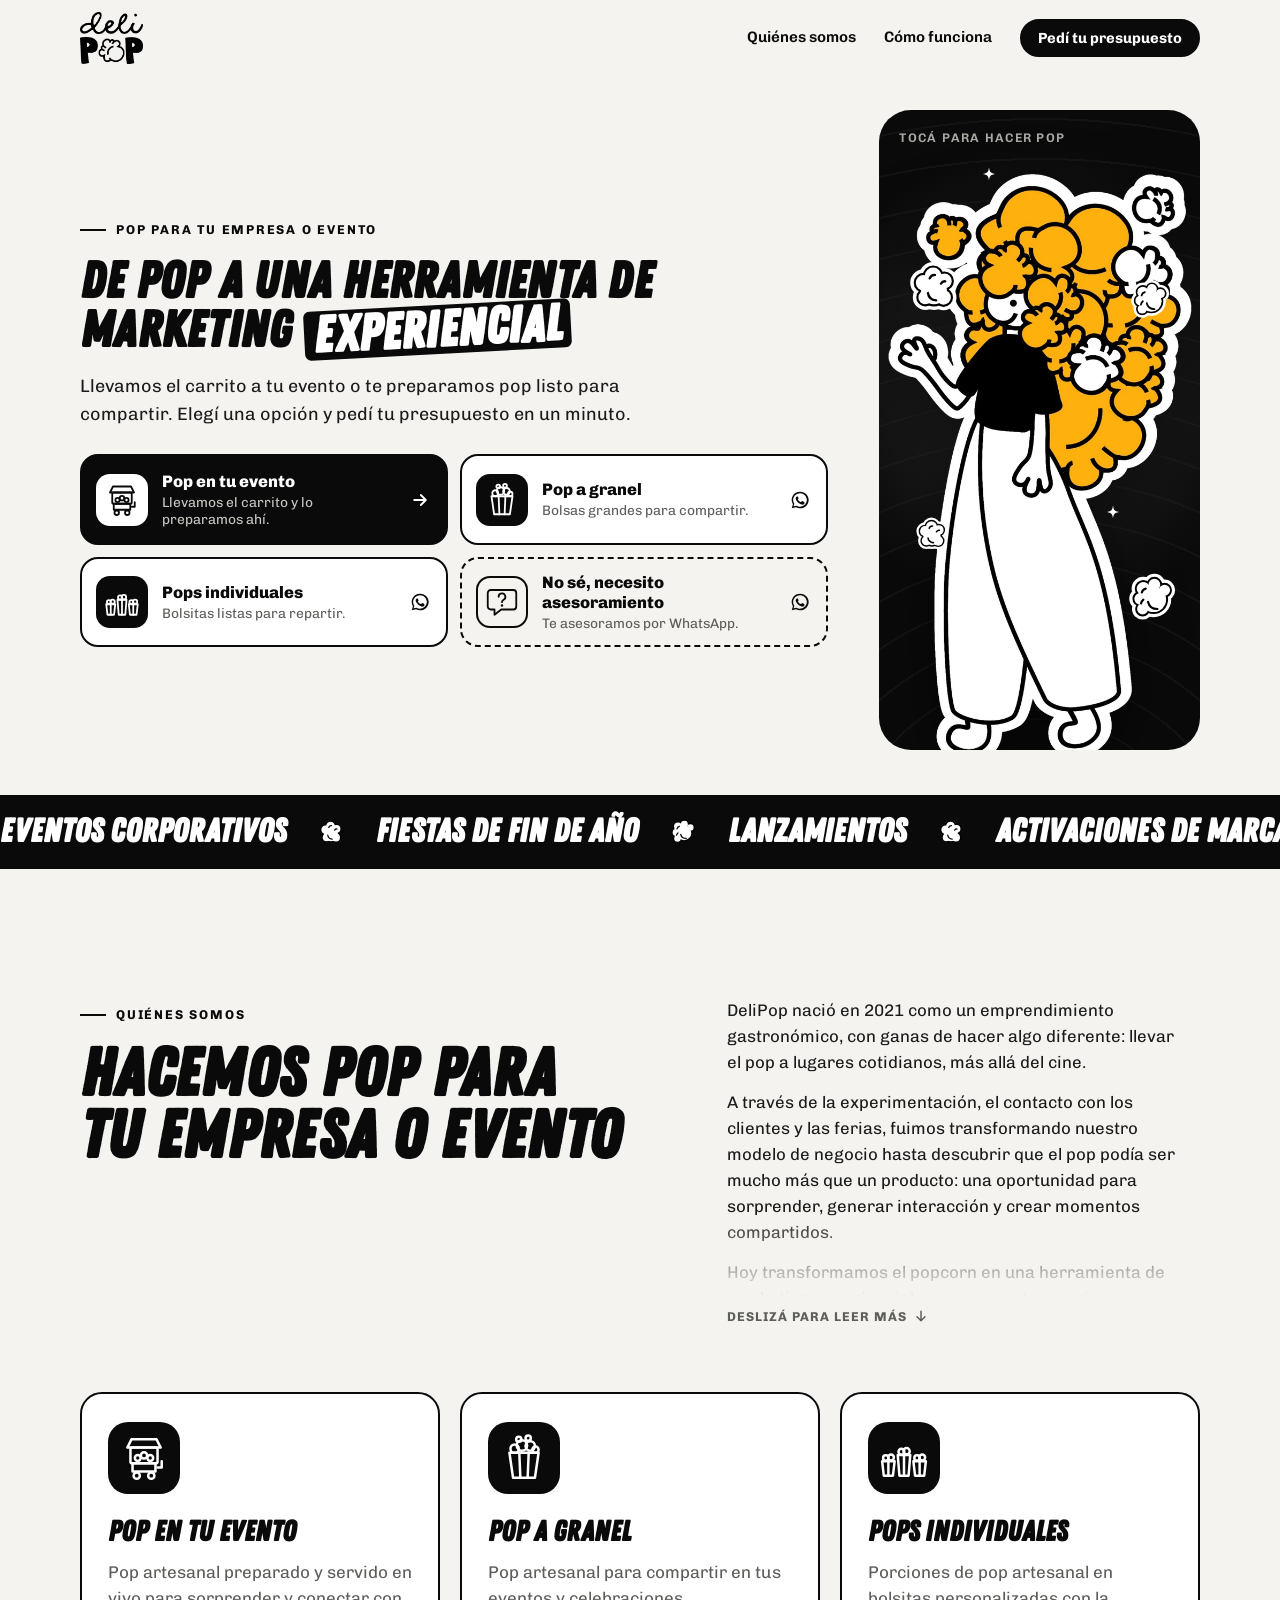
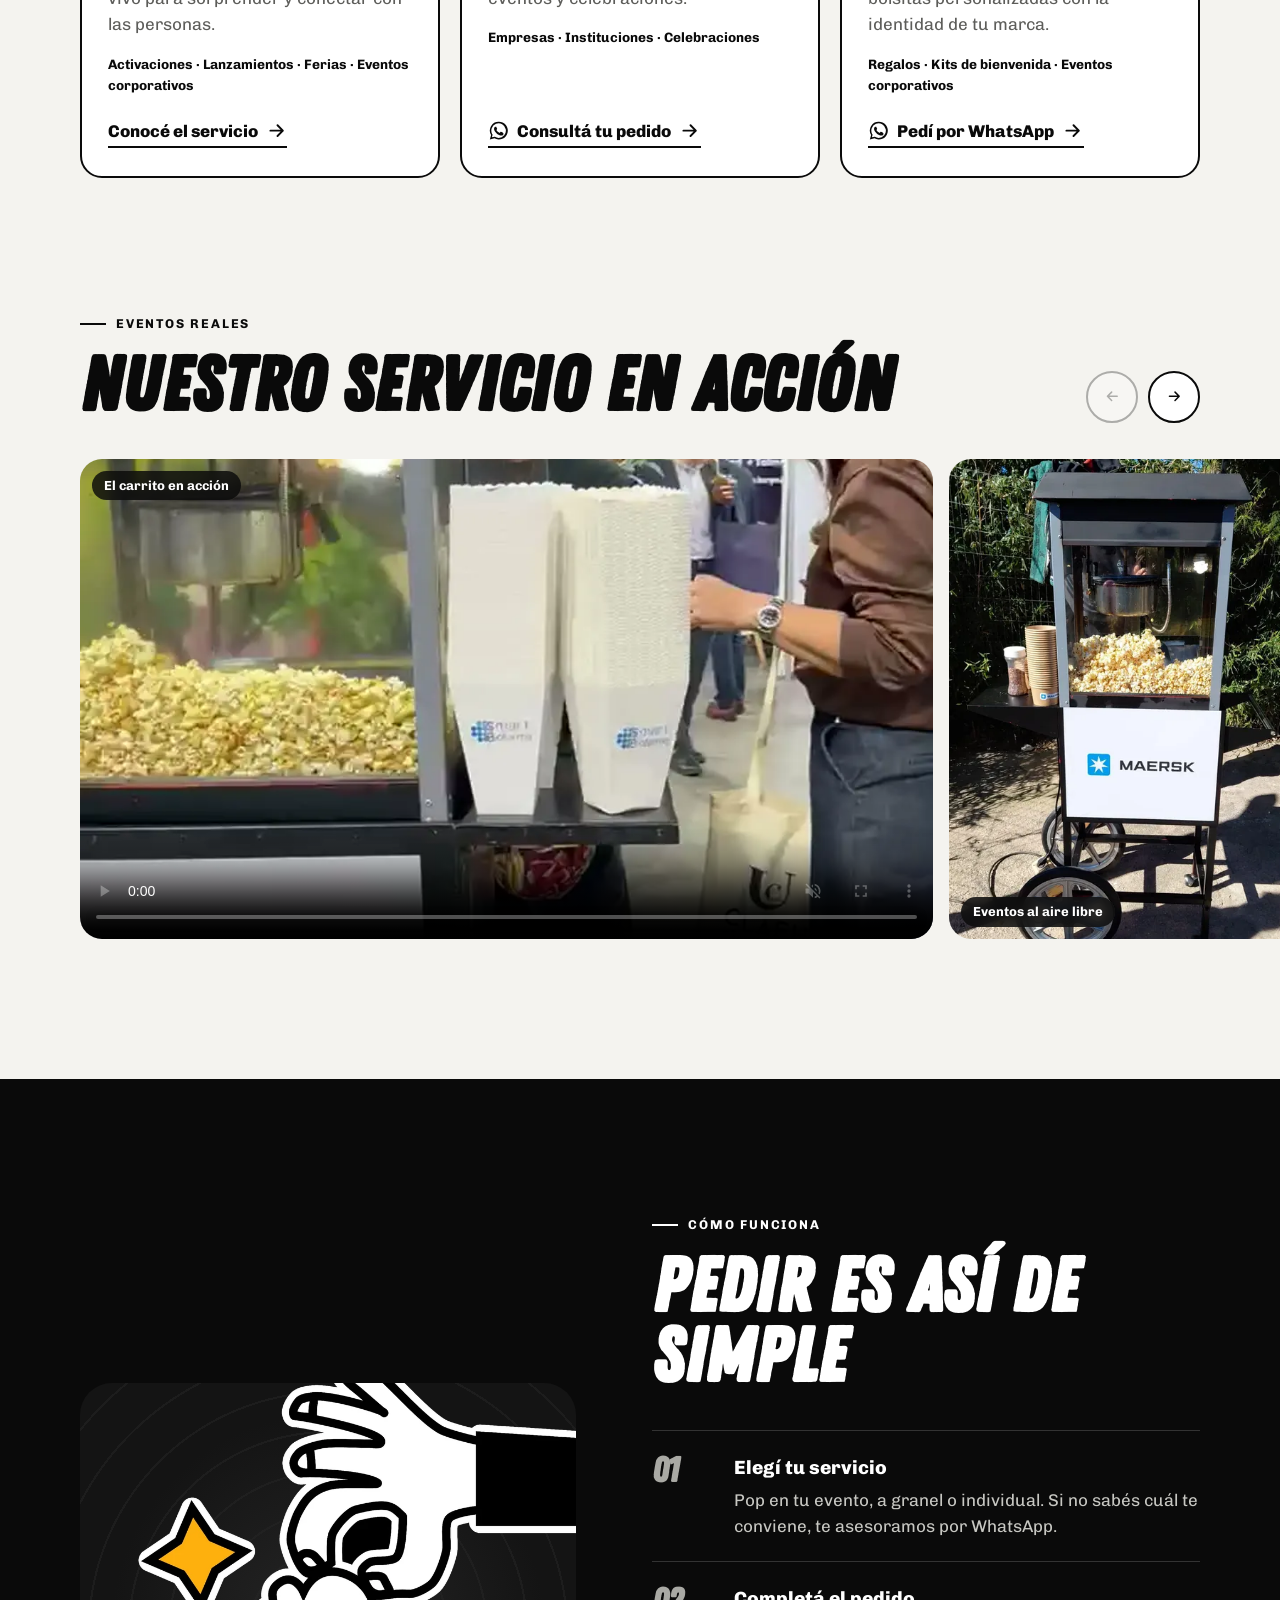
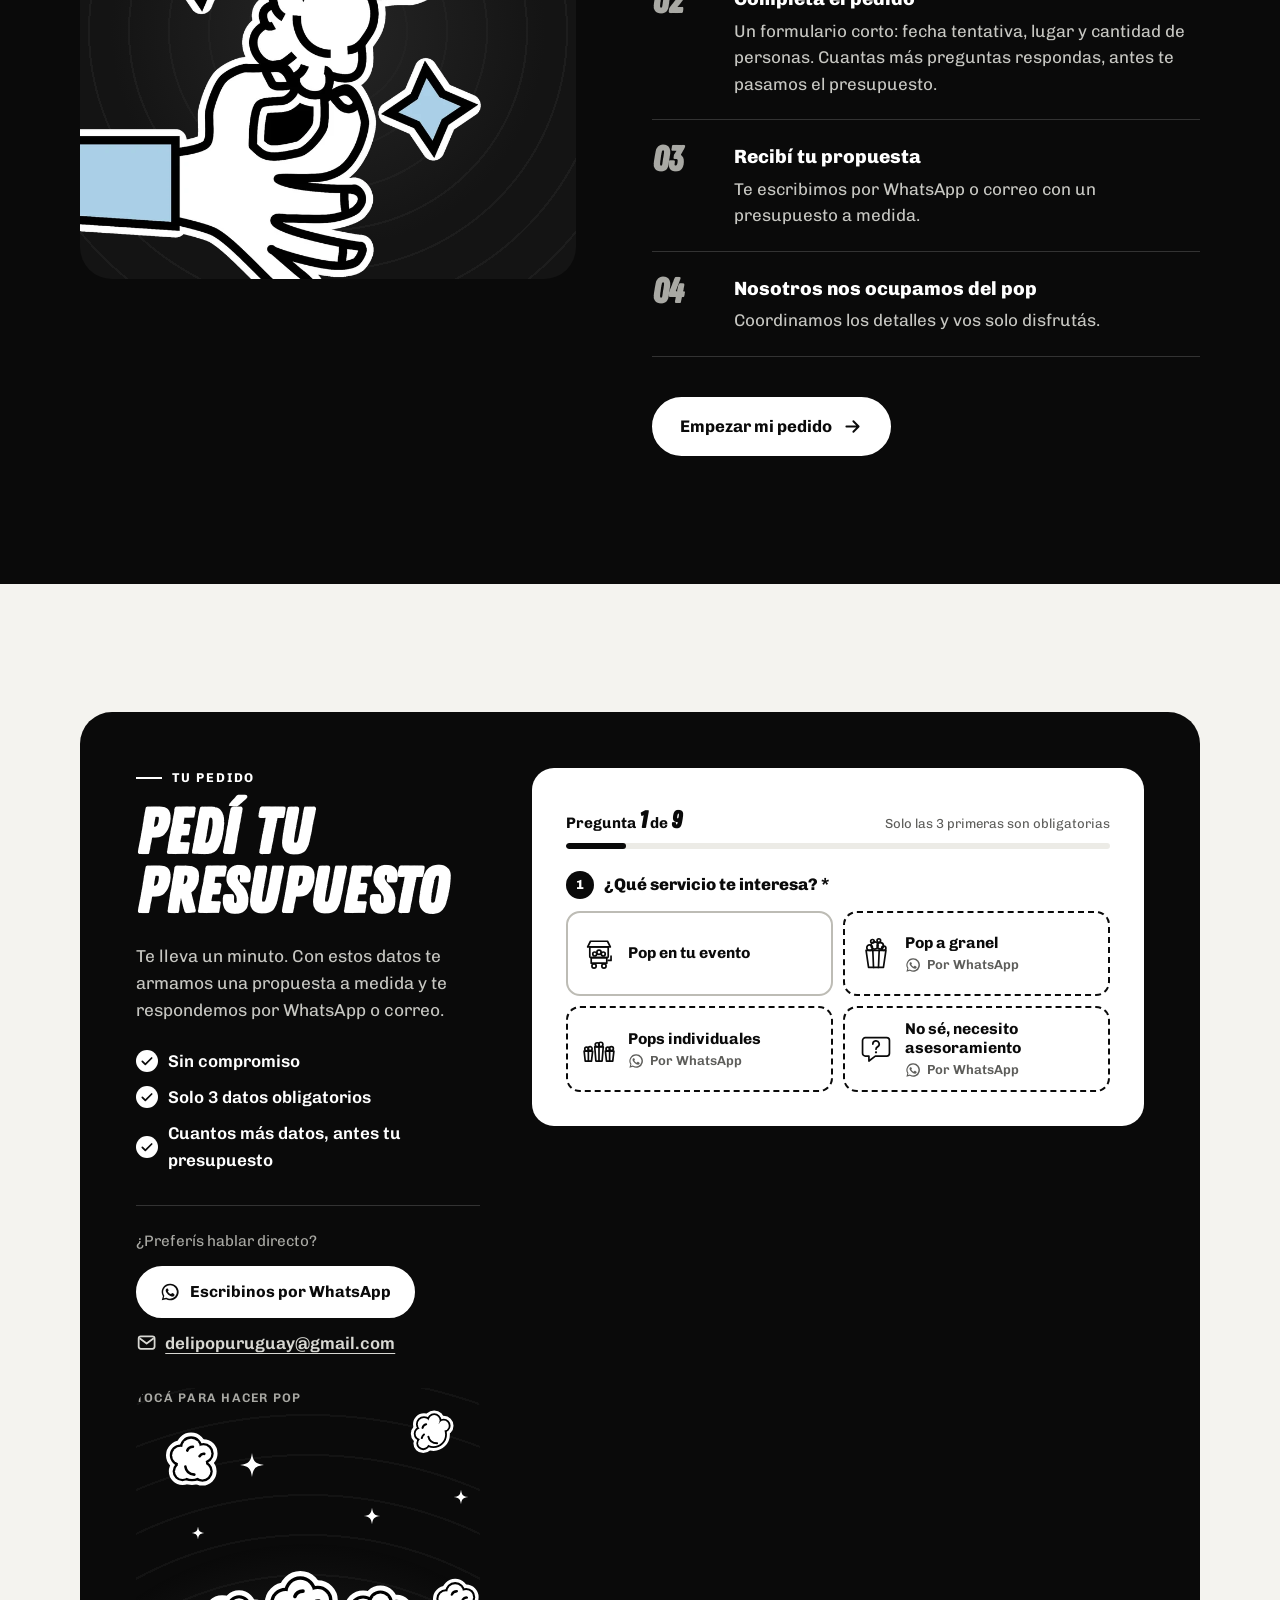
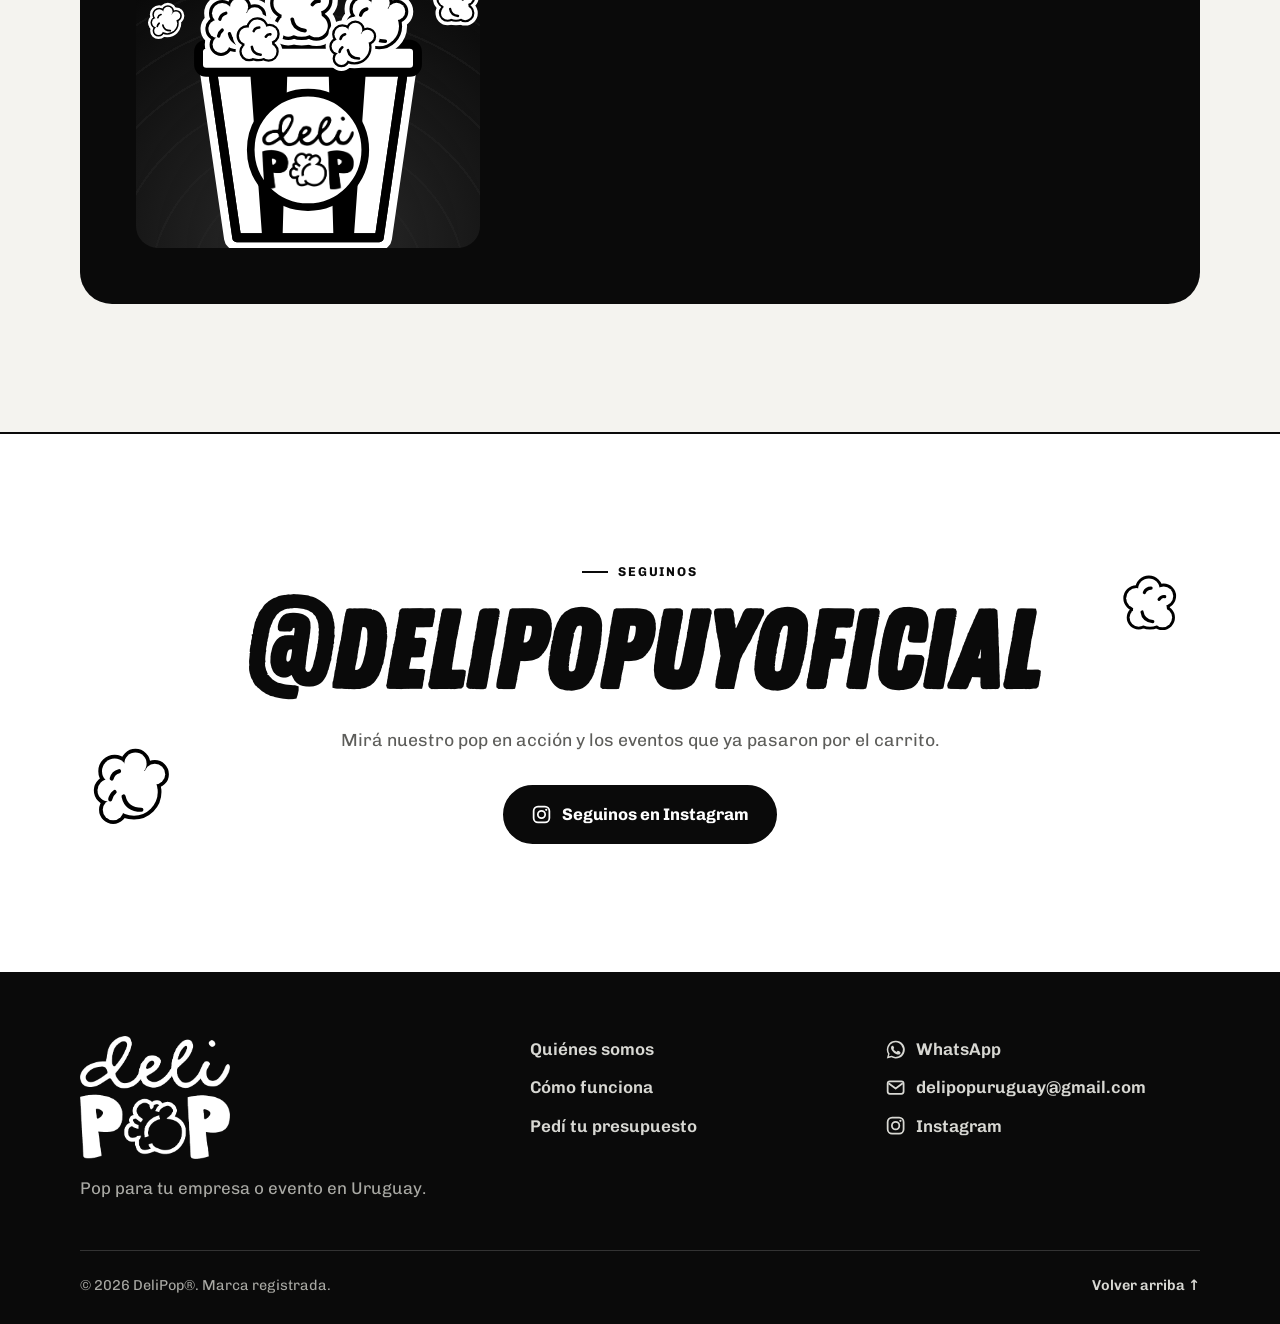
<file: index.html>
<!doctype html>
<html lang="es-UY">
<head>
  <meta charset="utf-8">
  <meta name="viewport" content="width=device-width, initial-scale=1">
  <title>DeliPop · Pop para tu empresa o evento en Uruguay</title>
  <meta name="description" content="Pop para tu empresa o evento en Uruguay: llevamos el carrito de pop a tu evento, o te preparamos pop a granel y en bolsitas individuales. Pedí tu presupuesto en un minuto.">
  <meta name="theme-color" content="#0a0a0a">

  <meta property="og:type" content="website">
  <meta property="og:title" content="DeliPop · Pop para tu empresa o evento en Uruguay">
  <meta property="og:description" content="Carrito de pop para tu evento, pop a granel y pops individuales. Pedí tu presupuesto en un minuto.">
  <meta property="og:image" content="assets/img/logo-black.png">
  <meta property="og:locale" content="es_UY">

  <link rel="icon" href="assets/img/favicon.svg" type="image/svg+xml">

  <link rel="preconnect" href="https://fonts.googleapis.com">
  <link rel="preconnect" href="https://fonts.gstatic.com" crossorigin>
  <link href="https://fonts.googleapis.com/css2?family=Chivo:ital,wght@0,100..900;1,100..900&display=swap" rel="stylesheet">
  <link rel="preload" href="assets/fonts/ZingRustBase.woff2" as="font" type="font/woff2" crossorigin>
  <link rel="stylesheet" href="css/styles.css?v=23">
</head>
<body>

  <!-- Símbolos SVG reutilizables: pop vectorial, íconos de servicios y redes -->
  <svg width="0" height="0" style="position:absolute" aria-hidden="true">
    <defs>
      <symbol id="kernel-a" viewBox="-14 -14 148 148">
        <g style="fill:var(--kb,#fff);stroke:var(--kb,#fff)" stroke-width="26">
          <circle cx="60" cy="70" r="30"/><circle cx="36" cy="50" r="18"/><circle cx="58" cy="34" r="19"/>
          <circle cx="84" cy="46" r="17"/><circle cx="40" cy="84" r="16"/><circle cx="82" cy="84" r="17"/>
        </g>
        <g fill="#000" stroke="#000" stroke-width="10">
          <circle cx="60" cy="70" r="30"/><circle cx="36" cy="50" r="18"/><circle cx="58" cy="34" r="19"/>
          <circle cx="84" cy="46" r="17"/><circle cx="40" cy="84" r="16"/><circle cx="82" cy="84" r="17"/>
        </g>
        <g fill="#fff">
          <circle cx="60" cy="70" r="30"/><circle cx="36" cy="50" r="18"/><circle cx="58" cy="34" r="19"/>
          <circle cx="84" cy="46" r="17"/><circle cx="40" cy="84" r="16"/><circle cx="82" cy="84" r="17"/>
        </g>
        <g fill="none" stroke="#000" stroke-width="5.5" stroke-linecap="round">
          <path d="M46 74q2 15 19 17"/><path d="M50 40q3-8 12-8"/><path d="M76 52q4-6 10-5"/>
        </g>
      </symbol>
      <symbol id="kernel-b" viewBox="-14 -14 148 148">
        <g style="fill:var(--kb,#fff);stroke:var(--kb,#fff)" stroke-width="26">
          <circle cx="64" cy="64" r="32"/><circle cx="30" cy="62" r="15"/><circle cx="38" cy="36" r="17"/>
          <circle cx="66" cy="26" r="15"/><circle cx="92" cy="40" r="14"/><circle cx="36" cy="88" r="14"/>
        </g>
        <g fill="#000" stroke="#000" stroke-width="10">
          <circle cx="64" cy="64" r="32"/><circle cx="30" cy="62" r="15"/><circle cx="38" cy="36" r="17"/>
          <circle cx="66" cy="26" r="15"/><circle cx="92" cy="40" r="14"/><circle cx="36" cy="88" r="14"/>
        </g>
        <g fill="#fff">
          <circle cx="64" cy="64" r="32"/><circle cx="30" cy="62" r="15"/><circle cx="38" cy="36" r="17"/>
          <circle cx="66" cy="26" r="15"/><circle cx="92" cy="40" r="14"/><circle cx="36" cy="88" r="14"/>
        </g>
        <g fill="none" stroke="#000" stroke-width="5.5" stroke-linecap="round">
          <path d="M50 70q4 18 24 18"/><path d="M34 46q2-8 10-10"/><path d="M38 64q-5 4-6 10"/>
        </g>
      </symbol>
      <symbol id="pop-box" viewBox="0 0 220 230">
        <path d="M34 84h152l-20 138H54Z" fill="#fff" stroke="#fff" stroke-width="20" stroke-linejoin="round"/>
        <path d="M34 84h152l-20 138H54Z" fill="#fff" stroke="#000" stroke-width="7" stroke-linejoin="round"/>
        <path d="M64 84h30l-4 138H74ZM126 84h30l-10 138h-16Z" fill="#000"/>
        <path d="M34 84h152l-20 138H54Z" fill="none" stroke="#000" stroke-width="7" stroke-linejoin="round"/>
        <rect x="24" y="70" width="172" height="22" rx="6" fill="#fff" stroke="#000" stroke-width="7"/>
        <circle cx="110" cy="153" r="45" fill="#fff" stroke="#000" stroke-width="6"/>
        <image href="assets/img/logo-black.png" x="74" y="125" width="72" height="59"/>
        <use href="#kernel-b" x="18" y="22" width="70" height="70"/>
        <use href="#kernel-a" x="66" y="4" width="78" height="78"/>
        <use href="#kernel-b" x="128" y="18" width="72" height="72"/>
        <use href="#kernel-a" x="44" y="40" width="54" height="54"/>
        <use href="#kernel-b" x="118" y="44" width="54" height="54"/>
      </symbol>
      <symbol id="spark" viewBox="0 0 100 100">
        <path d="M50 4 C55 38 62 45 96 50 C62 55 55 62 50 96 C45 62 38 55 4 50 C38 45 45 38 50 4Z"/>
      </symbol>

      <!-- Íconos de servicios (trazo = currentColor) -->
      <symbol id="ico-cart" viewBox="0 0 48 48">
        <g fill="none" stroke="currentColor" stroke-width="2.4" stroke-linecap="round" stroke-linejoin="round">
          <path d="M8 14 12 6h24l4 8Z"/><rect x="11" y="14" width="26" height="15" rx="1.5"/>
          <circle cx="18" cy="24" r="2.8"/><circle cx="24" cy="21.5" r="3"/><circle cx="30" cy="24" r="2.8"/>
          <path d="M13 29h22v8H13z"/><circle cx="17" cy="41" r="3"/><circle cx="31" cy="41" r="3"/><path d="M37 33h4v-6"/>
        </g>
      </symbol>
      <symbol id="ico-bulk" viewBox="0 0 48 48">
        <g fill="none" stroke="currentColor" stroke-width="2.4" stroke-linecap="round" stroke-linejoin="round">
          <path d="M10 19h28l-3.5 24h-21Z"/><path d="M19.5 19l1 24M28.5 19l-1 24"/>
          <circle cx="15" cy="15" r="4"/><circle cx="22" cy="12" r="5"/><circle cx="30" cy="12.5" r="4.5"/><circle cx="35" cy="16" r="3"/>
          <circle cx="19" cy="6" r="2.5"/><circle cx="28" cy="5" r="2.5"/>
        </g>
      </symbol>
      <symbol id="ico-bags" viewBox="0 0 48 48">
        <g fill="none" stroke="currentColor" stroke-width="2.4" stroke-linecap="round" stroke-linejoin="round">
          <path d="M3 27h12l-1.6 14H4.6Z"/><path d="M9 27v14"/><circle cx="6.5" cy="24" r="2.6"/><circle cx="11.5" cy="23.5" r="2.8"/>
          <path d="M18 21h12l-1.6 20h-8.8Z"/><path d="M24 21v20"/><circle cx="21.5" cy="18" r="2.8"/><circle cx="26.5" cy="17.5" r="3"/>
          <path d="M33 27h12l-1.6 14h-8.8Z"/><path d="M39 27v14"/><circle cx="36.5" cy="24" r="2.6"/><circle cx="41.5" cy="23.5" r="2.8"/>
        </g>
      </symbol>
      <symbol id="ico-help" viewBox="0 0 48 48">
        <g fill="none" stroke="currentColor" stroke-width="2.4" stroke-linecap="round" stroke-linejoin="round">
          <path d="M9 8h30a4 4 0 0 1 4 4v18a4 4 0 0 1-4 4H23l-9 7v-7H9a4 4 0 0 1-4-4V12a4 4 0 0 1 4-4Z"/>
          <path d="M19.5 17a4.5 4.5 0 1 1 6.6 4c-1.5.8-2.1 1.7-2.1 3.2"/>
        </g>
        <circle cx="24" cy="28.6" r="1.6" fill="currentColor"/>
      </symbol>

      <symbol id="ico-wa" viewBox="0 0 24 24">
        <path fill="currentColor" d="M12 2a9.9 9.9 0 0 0-8.5 15l-1.4 5 5.2-1.4A10 10 0 1 0 12 2Zm0 18.2a8.2 8.2 0 0 1-4.2-1.2l-.3-.2-3.1.8.8-3-.2-.3A8.2 8.2 0 1 1 12 20.2Zm4.5-6.1c-.2-.1-1.5-.7-1.7-.8-.2-.1-.4-.1-.6.1l-.8 1c-.1.2-.3.2-.5.1a6.7 6.7 0 0 1-3.3-2.9c-.3-.4.3-.4.7-1.3.1-.2 0-.3 0-.4l-.8-1.8c-.2-.5-.4-.4-.6-.4h-.5a1 1 0 0 0-.7.3 3 3 0 0 0-.9 2.2 5.2 5.2 0 0 0 1.1 2.7 11.8 11.8 0 0 0 4.5 4c1.7.7 2.3.8 3.2.6.5-.1 1.5-.6 1.7-1.2.2-.6.2-1.1.2-1.2-.1-.1-.3-.2-.5-.3Z"/>
      </symbol>
      <symbol id="ico-ig" viewBox="0 0 24 24">
        <g fill="none" stroke="currentColor" stroke-width="2"><rect x="3" y="3" width="18" height="18" rx="5"/><circle cx="12" cy="12" r="4.2"/></g>
        <circle cx="17.4" cy="6.6" r="1.3" fill="currentColor"/>
      </symbol>
      <symbol id="ico-mail" viewBox="0 0 24 24">
        <g fill="none" stroke="currentColor" stroke-width="2" stroke-linejoin="round"><rect x="3" y="5" width="18" height="14" rx="2.5"/><path d="m4 7 8 6 8-6"/></g>
      </symbol>
      <symbol id="ico-arrow" viewBox="0 0 24 24">
        <path d="M5 12h14m-6-6 6 6-6 6" fill="none" stroke="currentColor" stroke-width="2.2" stroke-linecap="round" stroke-linejoin="round"/>
      </symbol>
      <symbol id="ico-check" viewBox="0 0 24 24">
        <path d="m5 12.5 4.5 4.5L19 7.5" fill="none" stroke="currentColor" stroke-width="2.6" stroke-linecap="round" stroke-linejoin="round"/>
      </symbol>
    </defs>
  </svg>

  <a class="skip" href="#contenido">Saltar al contenido</a>

  <!-- ============ HEADER ============ -->
  <div id="top"></div>
  <header class="header">
    <div class="wrap header__inner">
      <a class="header__logo" href="#top" aria-label="DeliPop, inicio">
        <img src="assets/img/logo-black.png" alt="DeliPop" width="890" height="731">
      </a>
      <nav class="nav" id="nav" aria-label="Principal">
        <a href="#nosotros">Quiénes somos</a>
        <a href="#como-funciona">Cómo funciona</a>
        <a class="btn btn--dark btn--sm nav__cta" href="#pedido">Pedí tu presupuesto</a>
      </nav>
      <button class="burger" id="burger" aria-label="Abrir menú" aria-expanded="false" aria-controls="nav">
        <span></span><span></span>
      </button>
    </div>
  </header>

  <main id="contenido">

    <!-- ============ HERO: los 4 servicios en el primer pantallazo ============ -->
    <section class="hero">
      <div class="wrap hero__grid">
        <div class="hero__copy">
          <p class="eyebrow">Pop para tu empresa o evento</p>
          <h1 class="display hero__title">De pop a una herramienta de marketing <span class="hl">experiencial</span></h1>
          <p class="lead">
            Llevamos el carrito a tu evento o te preparamos pop listo para compartir.
            Elegí una opción y pedí tu presupuesto en un minuto.
          </p>

          <nav class="svc" aria-label="Elegí un servicio">
            <a class="svc__card svc__card--main" href="#pedido" data-service="evento">
              <span class="svc__icon"><svg><use href="#ico-cart"/></svg></span>
              <span class="svc__text"><strong>Pop en tu evento</strong><small>Llevamos el carrito y lo preparamos ahí.</small></span>
              <svg class="svc__arrow"><use href="#ico-arrow"/></svg>
            </a>
            <a class="svc__card" data-link="wa-granel" href="#pedido" target="_blank" rel="noopener">
              <span class="svc__icon"><svg><use href="#ico-bulk"/></svg></span>
              <span class="svc__text"><strong>Pop a granel</strong><small>Bolsas grandes para compartir.</small></span>
              <svg class="svc__arrow"><use href="#ico-wa"/></svg>
            </a>
            <a class="svc__card" data-link="wa-individual" href="#pedido" target="_blank" rel="noopener">
              <span class="svc__icon"><svg><use href="#ico-bags"/></svg></span>
              <span class="svc__text"><strong>Pops individuales</strong><small>Bolsitas listas para repartir.</small></span>
              <svg class="svc__arrow"><use href="#ico-wa"/></svg>
            </a>
            <a class="svc__card svc__card--alt" data-link="advice" href="#pedido" target="_blank" rel="noopener">
              <span class="svc__icon"><svg><use href="#ico-help"/></svg></span>
              <span class="svc__text"><strong>No sé, necesito asesoramiento</strong><small>Te asesoramos por WhatsApp.</small></span>
              <svg class="svc__arrow"><use href="#ico-wa"/></svg>
            </a>
          </nav>

        </div>

        <div class="hero__stage" id="stage" data-pop aria-hidden="true">
          <div class="stage__glow"></div>
          <img class="stage__char" src="assets/img/personaje.webp" alt="" width="566" height="1100" fetchpriority="high">
          <svg class="float k1"><use href="#kernel-a"/></svg>
          <svg class="float k2"><use href="#kernel-b"/></svg>
          <svg class="float k3"><use href="#kernel-a"/></svg>
          <svg class="float k4"><use href="#kernel-b"/></svg>
          <svg class="float s1 spark spark--w"><use href="#spark"/></svg>
          <svg class="float s2 spark spark--w"><use href="#spark"/></svg>
          <span class="stage__hint">Tocá para hacer pop</span>
        </div>
      </div>
    </section>

    <!-- ============ MARQUESINA ============ -->
    <div class="marquee" aria-hidden="true">
      <div class="marquee__track">
        <span>Eventos corporativos</span><svg><use href="#kernel-a"/></svg>
        <span>Fiestas de fin de año</span><svg><use href="#kernel-b"/></svg>
        <span>Lanzamientos</span><svg><use href="#kernel-a"/></svg>
        <span>Activaciones de marca</span><svg><use href="#kernel-b"/></svg>
        <span>Eventos corporativos</span><svg><use href="#kernel-a"/></svg>
        <span>Fiestas de fin de año</span><svg><use href="#kernel-b"/></svg>
        <span>Lanzamientos</span><svg><use href="#kernel-a"/></svg>
        <span>Activaciones de marca</span><svg><use href="#kernel-b"/></svg>
      </div>
    </div>

    <!-- ============ QUIÉNES SOMOS / QUÉ HACEMOS ============ -->
    <section class="section" id="nosotros">
      <div class="wrap">
        <div class="section__head section__head--row section__head--story">
          <div>
            <p class="eyebrow reveal">Quiénes somos</p>
            <h2 class="display h2 story__title reveal">Hacemos pop para <span class="nowrap">tu empresa o evento</span></h2>
          </div>
          <div class="story reveal">
            <div class="story__scroll" id="story" tabindex="0" aria-label="Nuestra historia">
              <p>DeliPop nació en 2021 como un emprendimiento gastronómico, con ganas de hacer algo diferente: llevar el pop a lugares cotidianos, más allá del cine.</p>
              <p>A través de la experimentación, el contacto con los clientes y las ferias, fuimos transformando nuestro modelo de negocio hasta descubrir que el pop podía ser mucho más que un producto: una oportunidad para sorprender, generar interacción y crear momentos compartidos.</p>
              <p>Hoy transformamos el popcorn en una herramienta de marketing experiencial, con propuestas en vivo que conectan a las marcas con las personas a través de los sentidos, la participación y la personalización.</p>
              <p>Trabajamos en activaciones de marca y eventos corporativos e institucionales, cuidando cada detalle para crear experiencias que atraigan, inviten a participar y dejen un recuerdo.</p>
              <p class="story__end">Porque creemos que las marcas no solo comunican lo que son. También lo transmiten a través de las experiencias que crean.</p>
            </div>
            <p class="story__hint" aria-hidden="true">Deslizá para leer más <svg class="i"><use href="#ico-arrow"/></svg></p>
          </div>
        </div>

        <div class="offer">
          <article class="offer__card reveal">
            <span class="offer__icon"><svg><use href="#ico-cart"/></svg></span>
            <h3>Pop en tu evento</h3>
            <p>Pop artesanal preparado y servido en vivo para sorprender y conectar con las personas.</p>
            <p class="offer__tags">Activaciones · Lanzamientos · Ferias · Eventos corporativos</p>
            <a class="offer__cta" href="#pedido" data-service="evento">Conocé el servicio <svg class="i"><use href="#ico-arrow"/></svg></a>
          </article>
          <article class="offer__card reveal">
            <span class="offer__icon"><svg><use href="#ico-bulk"/></svg></span>
            <h3>Pop a granel</h3>
            <p>Pop artesanal para compartir en tus eventos y celebraciones.</p>
            <p class="offer__tags">Empresas · Instituciones · Celebraciones</p>
            <a class="offer__cta" data-link="wa-granel" href="#pedido" target="_blank" rel="noopener"><svg class="i"><use href="#ico-wa"/></svg> Consultá tu pedido <svg class="i"><use href="#ico-arrow"/></svg></a>
          </article>
          <article class="offer__card reveal">
            <span class="offer__icon"><svg><use href="#ico-bags"/></svg></span>
            <h3>Pops individuales</h3>
            <p>Porciones de pop artesanal en bolsitas personalizadas con la identidad de tu marca.</p>
            <p class="offer__tags">Regalos · Kits de bienvenida · Eventos corporativos</p>
            <a class="offer__cta" data-link="wa-individual" href="#pedido" target="_blank" rel="noopener"><svg class="i"><use href="#ico-wa"/></svg> Pedí por WhatsApp <svg class="i"><use href="#ico-arrow"/></svg></a>
          </article>
        </div>
      </div>
    </section>

    <!-- ============ GALERÍA ============ -->
    <section class="gallery" id="fotos" aria-labelledby="fotos-title">
      <div class="wrap gallery__head">
        <div>
          <p class="eyebrow reveal">Eventos reales</p>
          <h2 class="display h2 reveal" id="fotos-title">Nuestro servicio en acción</h2>
        </div>
        <div class="gallery__nav">
          <button class="gallery__btn" type="button" data-dir="-1" aria-label="Foto anterior"><svg class="i"><use href="#ico-arrow"/></svg></button>
          <button class="gallery__btn" type="button" data-dir="1" aria-label="Foto siguiente"><svg class="i"><use href="#ico-arrow"/></svg></button>
        </div>
      </div>
      <ul class="gallery__track" id="gallery" tabindex="0" aria-label="Fotos de eventos">
          <li class="gallery__item gallery__item--wide">
            <video src="assets/photos/00-carrito-en-accion.mp4" poster="assets/photos/00-carrito-en-accion.webp" muted loop playsinline preload="none" aria-label="Video: el carrito de pop en una exposición"></video>
            <span class="gallery__cap">El carrito en acción</span>
          </li>
          <li class="gallery__item">
            <img src="assets/photos/03-carrito-aire-libre.webp" alt="Eventos al aire libre" loading="lazy" decoding="async">
            <span class="gallery__cap">Eventos al aire libre</span>
          </li>
          <li class="gallery__item">
            <img src="assets/photos/06-vaso-logo.webp" alt="Vasos con tu marca" loading="lazy" decoding="async">
            <span class="gallery__cap">Vasos con tu marca</span>
          </li>
          <li class="gallery__item">
            <img src="assets/photos/07-bolsa-marca.webp" alt="Pops individuales con tu marca" loading="lazy" decoding="async">
            <span class="gallery__cap">Pops individuales con tu marca</span>
          </li>
          <li class="gallery__item">
            <img src="assets/photos/11-compartir.webp" alt="Pop a granel" loading="lazy" decoding="async">
            <span class="gallery__cap">Pop a granel</span>
          </li>
          <li class="gallery__item">
            <img src="assets/photos/08-invitados.webp" alt="Invitados felices" loading="lazy" decoding="async">
            <span class="gallery__cap">Invitados felices</span>
          </li>
          <li class="gallery__item">
            <img src="assets/photos/05-carrito-expo.webp" alt="En ferias y exposiciones" loading="lazy" decoding="async">
            <span class="gallery__cap">En ferias y exposiciones</span>
          </li>
          <li class="gallery__item">
            <img src="assets/photos/02-cajita-logo.webp" alt="Cajitas con el logo de tu empresa" loading="lazy" decoding="async">
            <span class="gallery__cap">Cajitas con el logo de tu empresa</span>
          </li>
          <li class="gallery__item">
            <img src="assets/photos/04-bolsa-personalizada.webp" alt="Bolsas personalizadas" loading="lazy" decoding="async">
            <span class="gallery__cap">Bolsas personalizadas</span>
          </li>
          <li class="gallery__item">
            <img src="assets/photos/12-recien-hecho.webp" alt="Pop a granel" loading="lazy" decoding="async">
            <span class="gallery__cap">Pop a granel</span>
          </li>
          <li class="gallery__item">
            <img src="assets/photos/10-vaso-marca.webp" alt="Tu logo en cada porción" loading="lazy" decoding="async">
            <span class="gallery__cap">Tu logo en cada porción</span>
          </li>
          <li class="gallery__item">
            <img src="assets/photos/09-carrito-oficina.webp" alt="En la oficina o en tu stand" loading="lazy" decoding="async">
            <span class="gallery__cap">En la oficina o en tu stand</span>
          </li>
          <li class="gallery__item">
            <img src="assets/photos/01-carrito-cx-day.webp" alt="Carrito personalizado con la marca del evento" loading="lazy" decoding="async">
            <span class="gallery__cap">Carrito personalizado con la marca del evento</span>
          </li>
      </ul>
    </section>

    <!-- ============ CÓMO FUNCIONA ============ -->
    <section class="section section--dark" id="como-funciona">
      <div class="wrap steps">
        <div class="steps__art reveal">
          <img src="assets/img/manos.webp" alt="Ilustración: una mano entrega un pop a otra" width="1100" height="1043" loading="lazy">
        </div>
        <div class="steps__copy">
          <p class="eyebrow eyebrow--light reveal">Cómo funciona</p>
          <h2 class="display h2 reveal">Pedir es así de simple</h2>
          <ol class="steps__list">
            <li class="reveal">
              <span class="steps__n">01</span>
              <div><h3>Elegí tu servicio</h3><p>Pop en tu evento, a granel o individual. Si no sabés cuál te conviene, te asesoramos por WhatsApp.</p></div>
            </li>
            <li class="reveal">
              <span class="steps__n">02</span>
              <div><h3>Completá el pedido</h3><p>Un formulario corto: fecha tentativa, lugar y cantidad de personas. Cuantas más preguntas respondas, antes te pasamos el presupuesto.</p></div>
            </li>
            <li class="reveal">
              <span class="steps__n">03</span>
              <div><h3>Recibí tu propuesta</h3><p>Te escribimos por WhatsApp o correo con un presupuesto a medida.</p></div>
            </li>
            <li class="reveal">
              <span class="steps__n">04</span>
              <div><h3>Nosotros nos ocupamos del pop</h3><p>Coordinamos los detalles y vos solo disfrutás.</p></div>
            </li>
          </ol>
          <a class="btn btn--light btn--lg reveal" href="#pedido">
            Empezar mi pedido <svg class="i"><use href="#ico-arrow"/></svg>
          </a>
        </div>
      </div>
    </section>

    <!-- ============ FORMULARIO DE PEDIDO ============ -->
    <section class="section section--order" id="pedido">
      <div class="wrap">
        <div class="order">
          <div class="order__copy">
            <div class="order__sticky">
            <p class="eyebrow eyebrow--light reveal">Tu pedido</p>
            <h2 class="display h2 reveal">Pedí tu presupuesto</h2>
            <p class="order__lead reveal">
              Te lleva un minuto. Con estos datos te armamos una propuesta a medida
              y te respondemos por WhatsApp o correo.
            </p>
            <ul class="order__checks reveal">
              <li><svg class="i"><use href="#ico-check"/></svg> Sin compromiso</li>
              <li><svg class="i"><use href="#ico-check"/></svg> Solo 3 datos obligatorios</li>
              <li><svg class="i"><use href="#ico-check"/></svg> Cuantos más datos, antes tu presupuesto</li>
            </ul>
            <div class="order__alt reveal">
              <p>¿Preferís hablar directo?</p>
              <a class="btn btn--light" data-link="whatsapp" href="#pedido" target="_blank" rel="noopener">
                <svg class="i"><use href="#ico-wa"/></svg> Escribinos por WhatsApp
              </a>
              <a class="order__mail" data-link="email" data-needs="email" href="#pedido"><svg class="i"><use href="#ico-mail"/></svg> <span data-text="email"></span></a>
            </div>
            </div>
            <div class="order__fx" data-pop aria-hidden="true">
              <span class="fx__hint">Tocá para hacer pop</span>
              <svg class="fx__float" style="--x:6%;--y:8%;--s:70px;animation-delay:-1s"><use href="#kernel-a"/></svg>
              <svg class="fx__float" style="--x:78%;--y:4%;--s:54px;animation-delay:-3s"><use href="#kernel-b"/></svg>
              <svg class="fx__float" style="--x:84%;--y:40%;--s:62px;animation-delay:-2s"><use href="#kernel-a"/></svg>
              <svg class="fx__float" style="--x:2%;--y:46%;--s:46px;animation-delay:-4s"><use href="#kernel-b"/></svg>
              <svg class="fx__spark spark spark--w" style="--x:30%;--y:14%;--s:26px"><use href="#spark"/></svg>
              <svg class="fx__spark spark spark--w" style="--x:66%;--y:26%;--s:18px;animation-delay:-1.2s"><use href="#spark"/></svg>
              <svg class="fx__spark spark spark--w" style="--x:16%;--y:30%;--s:14px;animation-delay:-2.1s"><use href="#spark"/></svg>
              <svg class="fx__spark spark spark--w" style="--x:92%;--y:22%;--s:16px;animation-delay:-.6s"><use href="#spark"/></svg>
              <div class="fx__fountain">
              <svg class="fx__popper" style="--dx:-120px;--h:300px;--r:260deg;--t:2.8s;animation-delay:0.0s;width:48px;height:48px"><use href="#kernel-a"/></svg>
              <svg class="fx__popper" style="--dx:90px;--h:340px;--r:-220deg;--t:3.1s;animation-delay:0.5s;width:42px;height:42px"><use href="#kernel-b"/></svg>
              <svg class="fx__popper" style="--dx:-40px;--h:380px;--r:180deg;--t:3.4s;animation-delay:1.1s;width:54px;height:54px"><use href="#kernel-b"/></svg>
              <svg class="fx__popper" style="--dx:140px;--h:260px;--r:300deg;--t:2.6s;animation-delay:1.6s;width:38px;height:38px"><use href="#kernel-a"/></svg>
              <svg class="fx__popper" style="--dx:20px;--h:420px;--r:-260deg;--t:3.6s;animation-delay:2.0s;width:46px;height:46px"><use href="#kernel-a"/></svg>
              <svg class="fx__popper" style="--dx:-160px;--h:230px;--r:-180deg;--t:2.5s;animation-delay:2.4s;width:36px;height:36px"><use href="#kernel-b"/></svg>
              <svg class="fx__popper" style="--dx:60px;--h:300px;--r:220deg;--t:2.9s;animation-delay:2.9s;width:50px;height:50px"><use href="#kernel-a"/></svg>
              <svg class="fx__popper" style="--dx:-80px;--h:360px;--r:-300deg;--t:3.3s;animation-delay:3.3s;width:40px;height:40px"><use href="#kernel-b"/></svg>
                <svg class="fx__box"><use href="#pop-box"/></svg>
              </div>
            </div>
          </div>

          <div class="quote-wrap">
            <form class="quote" id="quote" novalidate>
              <div class="progress">
                <p class="progress__label" aria-live="polite">Pregunta <strong id="step-now">1</strong> de <strong id="step-total">9</strong></p>
                <p class="progress__hint">Solo las 3 primeras son obligatorias</p>
                <div class="progress__bar" aria-hidden="true"><span id="step-bar"></span></div>
              </div>

              <fieldset class="step" id="servicio-field" data-step>
                <legend class="step__q"><span class="step__n">1</span> ¿Qué servicio te interesa? *</legend>
                <div class="opts">
                  <label class="opt">
                    <input type="radio" name="servicio" value="evento" required>
                    <span class="opt__box"><svg><use href="#ico-cart"/></svg><span>Pop en tu evento</span></span>
                  </label>
                  <a class="opt opt--wa" data-link="wa-granel" href="#pedido" target="_blank" rel="noopener">
                    <span class="opt__box"><svg><use href="#ico-bulk"/></svg><span>Pop a granel<small><svg class="i"><use href="#ico-wa"/></svg> Por WhatsApp</small></span></span>
                  </a>
                  <a class="opt opt--wa" data-link="wa-individual" href="#pedido" target="_blank" rel="noopener">
                    <span class="opt__box"><svg><use href="#ico-bags"/></svg><span>Pops individuales<small><svg class="i"><use href="#ico-wa"/></svg> Por WhatsApp</small></span></span>
                  </a>
                  <a class="opt opt--wa" data-link="advice" href="#pedido" target="_blank" rel="noopener">
                    <span class="opt__box"><svg><use href="#ico-help"/></svg><span>No sé, necesito asesoramiento<small><svg class="i"><use href="#ico-wa"/></svg> Por WhatsApp</small></span></span>
                  </a>
                </div>
                <p class="field__error" data-error-for="servicio">Elegí una opción para seguir.</p>
              </fieldset>

              <div class="step" data-step data-required="empresa">
                <label class="field">
                  <span class="step__q"><span class="step__n">2</span> Empresa *</span>
                  <input name="empresa" type="text" autocomplete="organization" required placeholder="Ej: Acme S.A.">
                  <em class="field__error" data-error-for="empresa">Contanos de qué empresa nos escribís.</em>
                </label>
                <button class="step__next btn btn--dark btn--sm" type="button">Siguiente</button>
              </div>

              <div class="step" data-step data-required="encargado">
                <label class="field">
                  <span class="step__q"><span class="step__n">3</span> Persona encargada *</span>
                  <input name="encargado" type="text" autocomplete="name" required placeholder="Nombre y apellido">
                  <em class="field__error" data-error-for="encargado">¿Con quién hablamos?</em>
                </label>
                <button class="step__next btn btn--dark btn--sm" type="button">Siguiente</button>
              </div>

              <div class="step" data-step>
                <p class="tip"><svg class="spark" width="14" height="14"><use href="#spark"/></svg> Desde acá es opcional, pero cuantas más preguntas respondas, más rápido y preciso va a ser tu presupuesto.</p>
                <label class="field">
                  <span class="step__q"><span class="step__n">4</span> Fecha tentativa</span>
                  <input name="fecha" type="date">
                </label>
                <button class="step__next btn btn--outline btn--sm" type="button">Omitir</button>
              </div>

              <div class="step" data-step>
                <label class="field">
                  <span class="step__q"><span class="step__n">5</span> Ciudad o departamento</span>
                  <input name="lugar" type="text" placeholder="Ej: Montevideo">
                </label>
                <button class="step__next btn btn--outline btn--sm" type="button">Omitir</button>
              </div>

              <div class="step" data-step>
                <div class="field">
                  <span class="step__q" id="lbl-personas"><span class="step__n">6</span> Cantidad de personas estimada</span>
                  <div class="pills" role="radiogroup" aria-labelledby="lbl-personas">
                    <label class="pill"><input type="radio" name="personas" value="Menos de 100"><span>Menos de 100</span></label>
                    <label class="pill"><input type="radio" name="personas" value="100 a 300"><span>100 a 300</span></label>
                    <label class="pill"><input type="radio" name="personas" value="Más de 300"><span>Más de 300</span></label>
                    <label class="pill"><input type="radio" name="personas" value="No sé"><span>No sé</span></label>
                  </div>
                </div>
                <button class="step__next btn btn--outline btn--sm" type="button">Omitir</button>
              </div>

              <div class="step" data-step data-show-for="evento">
                <div class="field">
                  <span class="step__q" id="lbl-duracion"><span class="step__n">7</span> Duración estimada del evento</span>
                  <div class="pills" role="radiogroup" aria-labelledby="lbl-duracion">
                    <label class="pill"><input type="radio" name="duracion" value="Hasta 1 hora"><span>Hasta 1 hora</span></label>
                    <label class="pill"><input type="radio" name="duracion" value="1 a 3 horas"><span>1 a 3 horas</span></label>
                    <label class="pill"><input type="radio" name="duracion" value="Más de 3 horas"><span>Más de 3 horas</span></label>
                    <label class="pill"><input type="radio" name="duracion" value="A definir"><span>A definir</span></label>
                  </div>
                </div>
                <button class="step__next btn btn--outline btn--sm" type="button">Omitir</button>
              </div>

              <div class="step" data-step>
                <div class="field">
                  <span class="step__q" id="lbl-personalizar"><span class="step__n">8</span> ¿Te interesa personalizar la experiencia?</span>
                  <small class="field__hint" id="hint-personalizar">Bolsas con tu marca y el carrito de pop vestido con el logo de tu empresa.</small>
                  <div class="pills" role="radiogroup" aria-labelledby="lbl-personalizar" aria-describedby="hint-personalizar">
                    <label class="pill"><input type="radio" name="personalizar" value="Sí"><span>Sí</span></label>
                    <label class="pill"><input type="radio" name="personalizar" value="No"><span>No</span></label>
                  </div>
                </div>
                <button class="step__next btn btn--outline btn--sm" type="button">Omitir</button>
              </div>

              <div class="step" data-step>
                <label class="field">
                  <span class="step__q"><span class="step__n">9</span> Otras cosas que debamos tener en cuenta</span>
                  <textarea name="otros" rows="3" placeholder="Horario, si es al aire libre, ideas para personalizar…"></textarea>
                </label>
              </div>

              <div class="quote__actions" hidden>
                <button class="btn btn--dark btn--lg btn--block quote__submit" type="submit" data-channel="whatsapp">
                  <svg class="i"><use href="#ico-wa"/></svg> Enviar pedido por WhatsApp
                </button>
                <button class="btn btn--outline btn--block" type="submit" data-channel="email">
                  <svg class="i"><use href="#ico-mail"/></svg> Enviar pedido por mail
                </button>
              </div>
              <p class="quote__note" hidden>Se abre WhatsApp o tu correo con el pedido ya escrito: solo tocá enviar.</p>
            </form>

            <div class="thanks" id="thanks" hidden tabindex="-1">
              <svg class="thanks__k" aria-hidden="true"><use href="#kernel-a"/></svg>
              <h3 class="display"><span class="sr-only">¡</span><span class="inv" aria-hidden="true">!</span>Gracias!</h3>
              <p id="thanks-text">Recibimos tu pedido. Te vamos a escribir a la brevedad.</p>
              <a class="btn btn--dark btn--lg" id="thanks-retry" href="#pedido" target="_blank" rel="noopener"></a>
              <button class="quote__reset" type="button" id="thanks-reset">Hacer otro pedido</button>
            </div>
          </div>
        </div>
      </div>
    </section>

    <!-- ============ REDES ============ -->
    <section class="social" id="redes">
      <div class="wrap social__inner">
        <svg class="social__k social__k--1" aria-hidden="true"><use href="#kernel-b"/></svg>
        <svg class="social__k social__k--2" aria-hidden="true"><use href="#kernel-a"/></svg>
        <p class="eyebrow reveal">Seguinos</p>
        <a class="social__handle display reveal" data-link="instagram" data-text="instagram" href="#redes" target="_blank" rel="noopener">@delipopuyoficial</a>
        <p class="social__text reveal">Mirá nuestro pop en acción y los eventos que ya pasaron por el carrito.</p>
        <a class="btn btn--dark btn--lg reveal" data-link="instagram" href="#redes" target="_blank" rel="noopener">
          <svg class="i"><use href="#ico-ig"/></svg> Seguinos en Instagram
        </a>
      </div>
    </section>
  </main>

  <!-- ============ FOOTER ============ -->
  <footer class="footer">
    <div class="wrap footer__inner">
      <div class="footer__brand">
        <img src="assets/img/logo-white.png" alt="DeliPop" width="890" height="732" loading="lazy">
        <p>Pop para tu empresa o evento en Uruguay.</p>
      </div>
      <nav class="footer__nav" aria-label="Secciones">
        <a href="#nosotros">Quiénes somos</a>
        <a href="#como-funciona">Cómo funciona</a>
        <a href="#pedido">Pedí tu presupuesto</a>
      </nav>
      <div class="footer__contact">
        <a data-link="whatsapp" href="#pedido" target="_blank" rel="noopener"><svg class="i"><use href="#ico-wa"/></svg> WhatsApp</a>
        <a data-link="email" data-needs="email" href="#pedido"><svg class="i"><use href="#ico-mail"/></svg> <span data-text="email"></span></a>
        <a data-link="instagram" href="#redes" target="_blank" rel="noopener"><svg class="i"><use href="#ico-ig"/></svg> Instagram</a>
      </div>
    </div>
    <div class="wrap footer__bottom">
      <span>© <span id="year">2026</span> DeliPop®. Marca registrada.</span>
      <a href="#top">Volver arriba ↑</a>
    </div>
  </footer>

  <!-- Botón flotante de WhatsApp -->
  <a class="fab" data-link="whatsapp" href="#pedido" target="_blank" rel="noopener" aria-label="Escribinos por WhatsApp">
    <svg><use href="#ico-wa"/></svg>
  </a>

  <script src="js/main.js?v=13"></script>
</body>
</html>
</file>
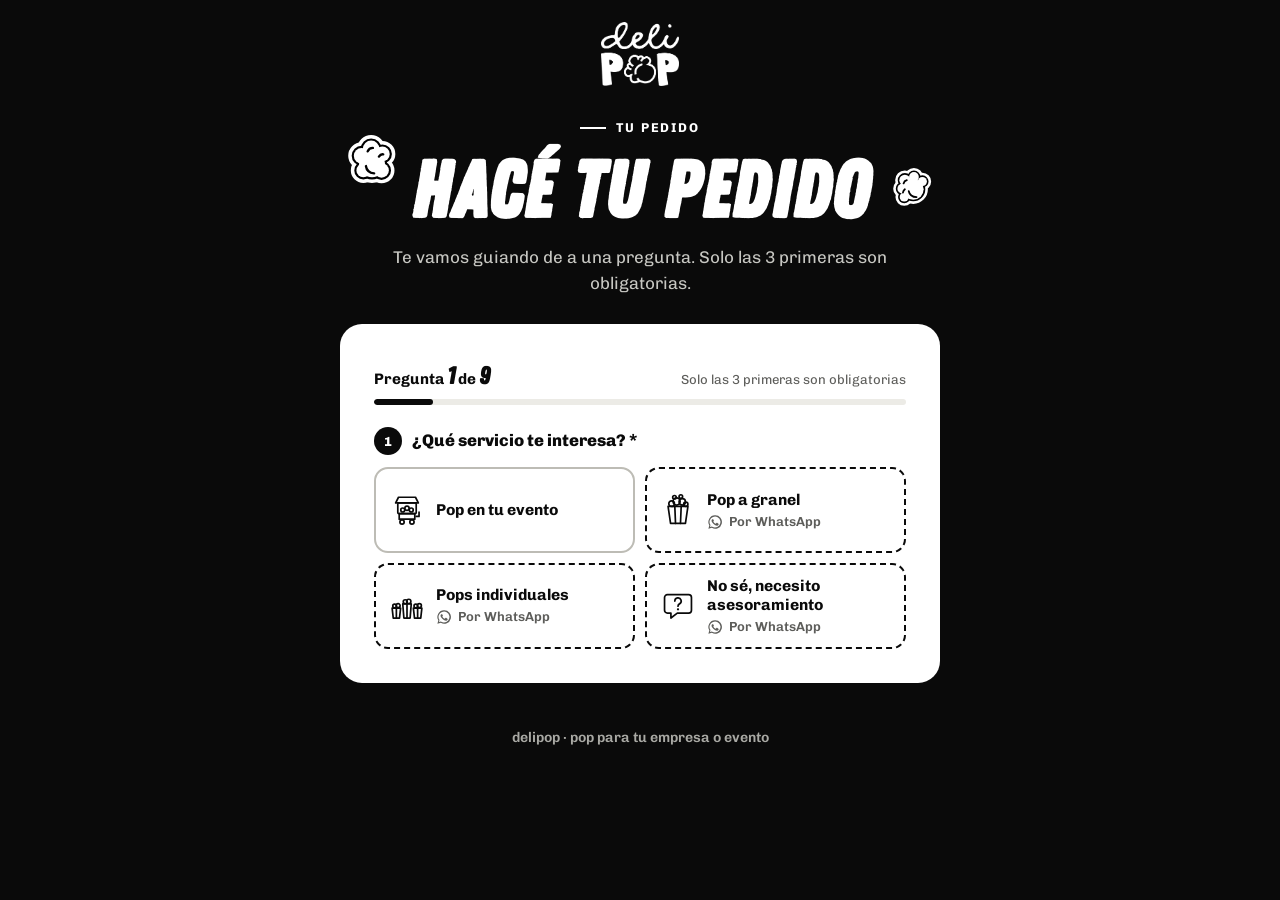
<file: formulario/index.html>
<!doctype html>
<html lang="es-UY">
<head>
  <meta charset="utf-8">
  <meta name="viewport" content="width=device-width, initial-scale=1">
  <title>Hacé tu pedido · DeliPop</title>
  <meta name="description" content="Formulario de pedido de DeliPop: pop para tu evento, pop a granel y pops individuales.">
  <!-- Página para clientes habituales: no aparece en buscadores -->
  <meta name="robots" content="noindex">
  <meta name="theme-color" content="#0a0a0a">
  <link rel="icon" href="../assets/img/favicon.svg" type="image/svg+xml">

  <link rel="preconnect" href="https://fonts.googleapis.com">
  <link rel="preconnect" href="https://fonts.gstatic.com" crossorigin>
  <link href="https://fonts.googleapis.com/css2?family=Chivo:ital,wght@0,100..900;1,100..900&display=swap" rel="stylesheet">
  <link rel="preload" href="../assets/fonts/ZingRustBase.woff2" as="font" type="font/woff2" crossorigin>
  <link rel="stylesheet" href="../css/styles.css?v=23">
</head>
<body class="solo">

  <svg width="0" height="0" style="position:absolute" aria-hidden="true">
    <defs>
      <symbol id="kernel-a" viewBox="-14 -14 148 148">
        <g style="fill:var(--kb,#fff);stroke:var(--kb,#fff)" stroke-width="26">
          <circle cx="60" cy="70" r="30"/><circle cx="36" cy="50" r="18"/><circle cx="58" cy="34" r="19"/>
          <circle cx="84" cy="46" r="17"/><circle cx="40" cy="84" r="16"/><circle cx="82" cy="84" r="17"/>
        </g>
        <g fill="#000" stroke="#000" stroke-width="10">
          <circle cx="60" cy="70" r="30"/><circle cx="36" cy="50" r="18"/><circle cx="58" cy="34" r="19"/>
          <circle cx="84" cy="46" r="17"/><circle cx="40" cy="84" r="16"/><circle cx="82" cy="84" r="17"/>
        </g>
        <g fill="#fff">
          <circle cx="60" cy="70" r="30"/><circle cx="36" cy="50" r="18"/><circle cx="58" cy="34" r="19"/>
          <circle cx="84" cy="46" r="17"/><circle cx="40" cy="84" r="16"/><circle cx="82" cy="84" r="17"/>
        </g>
        <g fill="none" stroke="#000" stroke-width="5.5" stroke-linecap="round">
          <path d="M46 74q2 15 19 17"/><path d="M50 40q3-8 12-8"/><path d="M76 52q4-6 10-5"/>
        </g>
      </symbol>
      <symbol id="kernel-b" viewBox="-14 -14 148 148">
        <g style="fill:var(--kb,#fff);stroke:var(--kb,#fff)" stroke-width="26">
          <circle cx="64" cy="64" r="32"/><circle cx="30" cy="62" r="15"/><circle cx="38" cy="36" r="17"/>
          <circle cx="66" cy="26" r="15"/><circle cx="92" cy="40" r="14"/><circle cx="36" cy="88" r="14"/>
        </g>
        <g fill="#000" stroke="#000" stroke-width="10">
          <circle cx="64" cy="64" r="32"/><circle cx="30" cy="62" r="15"/><circle cx="38" cy="36" r="17"/>
          <circle cx="66" cy="26" r="15"/><circle cx="92" cy="40" r="14"/><circle cx="36" cy="88" r="14"/>
        </g>
        <g fill="#fff">
          <circle cx="64" cy="64" r="32"/><circle cx="30" cy="62" r="15"/><circle cx="38" cy="36" r="17"/>
          <circle cx="66" cy="26" r="15"/><circle cx="92" cy="40" r="14"/><circle cx="36" cy="88" r="14"/>
        </g>
        <g fill="none" stroke="#000" stroke-width="5.5" stroke-linecap="round">
          <path d="M50 70q4 18 24 18"/><path d="M34 46q2-8 10-10"/><path d="M38 64q-5 4-6 10"/>
        </g>
      </symbol>
      <symbol id="pop-box" viewBox="0 0 220 230">
        <path d="M34 84h152l-20 138H54Z" fill="#fff" stroke="#fff" stroke-width="20" stroke-linejoin="round"/>
        <path d="M34 84h152l-20 138H54Z" fill="#fff" stroke="#000" stroke-width="7" stroke-linejoin="round"/>
        <path d="M64 84h30l-4 138H74ZM126 84h30l-10 138h-16Z" fill="#000"/>
        <path d="M34 84h152l-20 138H54Z" fill="none" stroke="#000" stroke-width="7" stroke-linejoin="round"/>
        <rect x="24" y="70" width="172" height="22" rx="6" fill="#fff" stroke="#000" stroke-width="7"/>
        <circle cx="110" cy="153" r="45" fill="#fff" stroke="#000" stroke-width="6"/>
        <image href="../assets/img/logo-black.png" x="74" y="125" width="72" height="59"/>
        <use href="#kernel-b" x="18" y="22" width="70" height="70"/>
        <use href="#kernel-a" x="66" y="4" width="78" height="78"/>
        <use href="#kernel-b" x="128" y="18" width="72" height="72"/>
        <use href="#kernel-a" x="44" y="40" width="54" height="54"/>
        <use href="#kernel-b" x="118" y="44" width="54" height="54"/>
      </symbol>
      <symbol id="spark" viewBox="0 0 100 100">
        <path d="M50 4 C55 38 62 45 96 50 C62 55 55 62 50 96 C45 62 38 55 4 50 C38 45 45 38 50 4Z"/>
      </symbol>

      <!-- Íconos de servicios (trazo = currentColor) -->
      <symbol id="ico-cart" viewBox="0 0 48 48">
        <g fill="none" stroke="currentColor" stroke-width="2.4" stroke-linecap="round" stroke-linejoin="round">
          <path d="M8 14 12 6h24l4 8Z"/><rect x="11" y="14" width="26" height="15" rx="1.5"/>
          <circle cx="18" cy="24" r="2.8"/><circle cx="24" cy="21.5" r="3"/><circle cx="30" cy="24" r="2.8"/>
          <path d="M13 29h22v8H13z"/><circle cx="17" cy="41" r="3"/><circle cx="31" cy="41" r="3"/><path d="M37 33h4v-6"/>
        </g>
      </symbol>
      <symbol id="ico-bulk" viewBox="0 0 48 48">
        <g fill="none" stroke="currentColor" stroke-width="2.4" stroke-linecap="round" stroke-linejoin="round">
          <path d="M10 19h28l-3.5 24h-21Z"/><path d="M19.5 19l1 24M28.5 19l-1 24"/>
          <circle cx="15" cy="15" r="4"/><circle cx="22" cy="12" r="5"/><circle cx="30" cy="12.5" r="4.5"/><circle cx="35" cy="16" r="3"/>
          <circle cx="19" cy="6" r="2.5"/><circle cx="28" cy="5" r="2.5"/>
        </g>
      </symbol>
      <symbol id="ico-bags" viewBox="0 0 48 48">
        <g fill="none" stroke="currentColor" stroke-width="2.4" stroke-linecap="round" stroke-linejoin="round">
          <path d="M3 27h12l-1.6 14H4.6Z"/><path d="M9 27v14"/><circle cx="6.5" cy="24" r="2.6"/><circle cx="11.5" cy="23.5" r="2.8"/>
          <path d="M18 21h12l-1.6 20h-8.8Z"/><path d="M24 21v20"/><circle cx="21.5" cy="18" r="2.8"/><circle cx="26.5" cy="17.5" r="3"/>
          <path d="M33 27h12l-1.6 14h-8.8Z"/><path d="M39 27v14"/><circle cx="36.5" cy="24" r="2.6"/><circle cx="41.5" cy="23.5" r="2.8"/>
        </g>
      </symbol>
      <symbol id="ico-help" viewBox="0 0 48 48">
        <g fill="none" stroke="currentColor" stroke-width="2.4" stroke-linecap="round" stroke-linejoin="round">
          <path d="M9 8h30a4 4 0 0 1 4 4v18a4 4 0 0 1-4 4H23l-9 7v-7H9a4 4 0 0 1-4-4V12a4 4 0 0 1 4-4Z"/>
          <path d="M19.5 17a4.5 4.5 0 1 1 6.6 4c-1.5.8-2.1 1.7-2.1 3.2"/>
        </g>
        <circle cx="24" cy="28.6" r="1.6" fill="currentColor"/>
      </symbol>

      <symbol id="ico-wa" viewBox="0 0 24 24">
        <path fill="currentColor" d="M12 2a9.9 9.9 0 0 0-8.5 15l-1.4 5 5.2-1.4A10 10 0 1 0 12 2Zm0 18.2a8.2 8.2 0 0 1-4.2-1.2l-.3-.2-3.1.8.8-3-.2-.3A8.2 8.2 0 1 1 12 20.2Zm4.5-6.1c-.2-.1-1.5-.7-1.7-.8-.2-.1-.4-.1-.6.1l-.8 1c-.1.2-.3.2-.5.1a6.7 6.7 0 0 1-3.3-2.9c-.3-.4.3-.4.7-1.3.1-.2 0-.3 0-.4l-.8-1.8c-.2-.5-.4-.4-.6-.4h-.5a1 1 0 0 0-.7.3 3 3 0 0 0-.9 2.2 5.2 5.2 0 0 0 1.1 2.7 11.8 11.8 0 0 0 4.5 4c1.7.7 2.3.8 3.2.6.5-.1 1.5-.6 1.7-1.2.2-.6.2-1.1.2-1.2-.1-.1-.3-.2-.5-.3Z"/>
      </symbol>
      <symbol id="ico-ig" viewBox="0 0 24 24">
        <g fill="none" stroke="currentColor" stroke-width="2"><rect x="3" y="3" width="18" height="18" rx="5"/><circle cx="12" cy="12" r="4.2"/></g>
        <circle cx="17.4" cy="6.6" r="1.3" fill="currentColor"/>
      </symbol>
      <symbol id="ico-mail" viewBox="0 0 24 24">
        <g fill="none" stroke="currentColor" stroke-width="2" stroke-linejoin="round"><rect x="3" y="5" width="18" height="14" rx="2.5"/><path d="m4 7 8 6 8-6"/></g>
      </symbol>
      <symbol id="ico-arrow" viewBox="0 0 24 24">
        <path d="M5 12h14m-6-6 6 6-6 6" fill="none" stroke="currentColor" stroke-width="2.2" stroke-linecap="round" stroke-linejoin="round"/>
      </symbol>
      <symbol id="ico-check" viewBox="0 0 24 24">
        <path d="m5 12.5 4.5 4.5L19 7.5" fill="none" stroke="currentColor" stroke-width="2.6" stroke-linecap="round" stroke-linejoin="round"/>
      </symbol>
    </defs>
  </svg>

  <header class="solo__header">
    <a href="../" aria-label="DeliPop, ir al sitio"><img src="../assets/img/logo-white.png" alt="DeliPop" width="890" height="732"></a>
  </header>

  <main class="solo__main" id="pedido">
    <div class="solo__intro">
      <svg class="solo__k solo__k--1" aria-hidden="true"><use href="#kernel-a"/></svg>
      <svg class="solo__k solo__k--2" aria-hidden="true"><use href="#kernel-b"/></svg>
      <p class="eyebrow">Tu pedido</p>
      <h1 class="display">Hacé tu pedido</h1>
      <p>Te vamos guiando de a una pregunta. Solo las 3 primeras son obligatorias.</p>
    </div>

      <div class="quote-wrap">
        <form class="quote" id="quote" novalidate>
          <div class="progress">
            <p class="progress__label" aria-live="polite">Pregunta <strong id="step-now">1</strong> de <strong id="step-total">9</strong></p>
            <p class="progress__hint">Solo las 3 primeras son obligatorias</p>
            <div class="progress__bar" aria-hidden="true"><span id="step-bar"></span></div>
          </div>

          <fieldset class="step" id="servicio-field" data-step>
            <legend class="step__q"><span class="step__n">1</span> ¿Qué servicio te interesa? *</legend>
            <div class="opts">
              <label class="opt">
                <input type="radio" name="servicio" value="evento" required>
                <span class="opt__box"><svg><use href="#ico-cart"/></svg><span>Pop en tu evento</span></span>
              </label>
              <a class="opt opt--wa" data-link="wa-granel" href="#pedido" target="_blank" rel="noopener">
                <span class="opt__box"><svg><use href="#ico-bulk"/></svg><span>Pop a granel<small><svg class="i"><use href="#ico-wa"/></svg> Por WhatsApp</small></span></span>
              </a>
              <a class="opt opt--wa" data-link="wa-individual" href="#pedido" target="_blank" rel="noopener">
                <span class="opt__box"><svg><use href="#ico-bags"/></svg><span>Pops individuales<small><svg class="i"><use href="#ico-wa"/></svg> Por WhatsApp</small></span></span>
              </a>
              <a class="opt opt--wa" data-link="advice" href="#pedido" target="_blank" rel="noopener">
                <span class="opt__box"><svg><use href="#ico-help"/></svg><span>No sé, necesito asesoramiento<small><svg class="i"><use href="#ico-wa"/></svg> Por WhatsApp</small></span></span>
              </a>
            </div>
            <p class="field__error" data-error-for="servicio">Elegí una opción para seguir.</p>
          </fieldset>

          <div class="step" data-step data-required="empresa">
            <label class="field">
              <span class="step__q"><span class="step__n">2</span> Empresa *</span>
              <input name="empresa" type="text" autocomplete="organization" required placeholder="Ej: Acme S.A.">
              <em class="field__error" data-error-for="empresa">Contanos de qué empresa nos escribís.</em>
            </label>
            <button class="step__next btn btn--dark btn--sm" type="button">Siguiente</button>
          </div>

          <div class="step" data-step data-required="encargado">
            <label class="field">
              <span class="step__q"><span class="step__n">3</span> Persona encargada *</span>
              <input name="encargado" type="text" autocomplete="name" required placeholder="Nombre y apellido">
              <em class="field__error" data-error-for="encargado">¿Con quién hablamos?</em>
            </label>
            <button class="step__next btn btn--dark btn--sm" type="button">Siguiente</button>
          </div>

          <div class="step" data-step>
            <p class="tip"><svg class="spark" width="14" height="14"><use href="#spark"/></svg> Desde acá es opcional, pero cuantas más preguntas respondas, más rápido y preciso va a ser tu presupuesto.</p>
            <label class="field">
              <span class="step__q"><span class="step__n">4</span> Fecha tentativa</span>
              <input name="fecha" type="date">
            </label>
            <button class="step__next btn btn--outline btn--sm" type="button">Omitir</button>
          </div>

          <div class="step" data-step>
            <label class="field">
              <span class="step__q"><span class="step__n">5</span> Ciudad o departamento</span>
              <input name="lugar" type="text" placeholder="Ej: Montevideo">
            </label>
            <button class="step__next btn btn--outline btn--sm" type="button">Omitir</button>
          </div>

          <div class="step" data-step>
            <div class="field">
              <span class="step__q" id="lbl-personas"><span class="step__n">6</span> Cantidad de personas estimada</span>
              <div class="pills" role="radiogroup" aria-labelledby="lbl-personas">
                <label class="pill"><input type="radio" name="personas" value="Menos de 100"><span>Menos de 100</span></label>
                <label class="pill"><input type="radio" name="personas" value="100 a 300"><span>100 a 300</span></label>
                <label class="pill"><input type="radio" name="personas" value="Más de 300"><span>Más de 300</span></label>
                <label class="pill"><input type="radio" name="personas" value="No sé"><span>No sé</span></label>
              </div>
            </div>
            <button class="step__next btn btn--outline btn--sm" type="button">Omitir</button>
          </div>

          <div class="step" data-step data-show-for="evento">
            <div class="field">
              <span class="step__q" id="lbl-duracion"><span class="step__n">7</span> Duración estimada del evento</span>
              <div class="pills" role="radiogroup" aria-labelledby="lbl-duracion">
                <label class="pill"><input type="radio" name="duracion" value="Hasta 1 hora"><span>Hasta 1 hora</span></label>
                <label class="pill"><input type="radio" name="duracion" value="1 a 3 horas"><span>1 a 3 horas</span></label>
                <label class="pill"><input type="radio" name="duracion" value="Más de 3 horas"><span>Más de 3 horas</span></label>
                <label class="pill"><input type="radio" name="duracion" value="A definir"><span>A definir</span></label>
              </div>
            </div>
            <button class="step__next btn btn--outline btn--sm" type="button">Omitir</button>
          </div>

          <div class="step" data-step>
            <div class="field">
              <span class="step__q" id="lbl-personalizar"><span class="step__n">8</span> ¿Te interesa personalizar la experiencia?</span>
              <small class="field__hint" id="hint-personalizar">Bolsas con tu marca y el carrito de pop vestido con el logo de tu empresa.</small>
              <div class="pills" role="radiogroup" aria-labelledby="lbl-personalizar" aria-describedby="hint-personalizar">
                <label class="pill"><input type="radio" name="personalizar" value="Sí"><span>Sí</span></label>
                <label class="pill"><input type="radio" name="personalizar" value="No"><span>No</span></label>
              </div>
            </div>
            <button class="step__next btn btn--outline btn--sm" type="button">Omitir</button>
          </div>

          <div class="step" data-step>
            <label class="field">
              <span class="step__q"><span class="step__n">9</span> Otras cosas que debamos tener en cuenta</span>
              <textarea name="otros" rows="3" placeholder="Horario, si es al aire libre, ideas para personalizar…"></textarea>
            </label>
          </div>

          <div class="quote__actions" hidden>
            <button class="btn btn--dark btn--lg btn--block quote__submit" type="submit" data-channel="whatsapp">
              <svg class="i"><use href="#ico-wa"/></svg> Enviar pedido por WhatsApp
            </button>
            <button class="btn btn--outline btn--block" type="submit" data-channel="email">
              <svg class="i"><use href="#ico-mail"/></svg> Enviar pedido por mail
            </button>
          </div>
          <p class="quote__note" hidden>Se abre WhatsApp o tu correo con el pedido ya escrito: solo tocá enviar.</p>
        </form>

        <div class="thanks" id="thanks" hidden tabindex="-1">
          <svg class="thanks__k" aria-hidden="true"><use href="#kernel-a"/></svg>
          <h3 class="display"><span class="sr-only">¡</span><span class="inv" aria-hidden="true">!</span>Gracias!</h3>
          <p id="thanks-text">Recibimos tu pedido. Te vamos a escribir a la brevedad.</p>
          <a class="btn btn--dark btn--lg" id="thanks-retry" href="#pedido" target="_blank" rel="noopener"></a>
          <button class="quote__reset" type="button" id="thanks-reset">Hacer otro pedido</button>
        </div>
      </div>
  </main>

  <footer class="solo__footer">
    <a href="../">delipop · pop para tu empresa o evento</a>
  </footer>

  <script src="../js/main.js?v=13"></script>
</body>
</html>
</file>
<file: css/styles.css>
/* =========================================================
   DeliPop — estilos
   Fuentes: Zing Rust Base (títulos) + Chivo (texto)
   Para usar Zing Rust Base, copiá el archivo de la fuente en
   assets/fonts/ con alguno de los nombres de abajo.
   ========================================================= */

@font-face {
  font-family: "Zing Rust Base";
  src: url("../assets/fonts/ZingRustBase.woff2") format("woff2");
  font-display: swap;
}

:root {
  --ink: #0a0a0a;
  --ink-2: #1b1b1b;
  --paper: #f4f3ef;
  --white: #ffffff;
  --muted: #5d5d5a;
  --muted-light: #a9a9a4;
  --line: #0a0a0a;
  --error: #b00020;
  --field-line: #bdbcb5;
  --chip: #ecebe6;

  --f-display: "Zing Rust Base", "Chivo", system-ui, sans-serif;
  --f-body: "Chivo", system-ui, -apple-system, "Segoe UI", sans-serif;

  --radius: 22px;
  --radius-lg: 32px;
  --shadow: 6px 6px 0 var(--ink);
  --wrap: 1200px;
  --gutter: clamp(16px, 4vw, 40px);
  --header-h: 76px;
}

*, *::before, *::after { box-sizing: border-box; }

html { scroll-behavior: smooth; scroll-padding-top: calc(var(--header-h) + 12px); }

body {
  margin: 0;
  font-family: var(--f-body);
  font-size: 17px;
  line-height: 1.55;
  color: var(--ink);
  background: var(--paper);
  -webkit-font-smoothing: antialiased;
  overflow-x: hidden;
}

img, svg { display: block; max-width: 100%; }
a { color: inherit; }
h1, h2, h3, p { margin: 0; }
[hidden] { display: none !important; }

.wrap { width: 100%; max-width: var(--wrap); margin-inline: auto; padding-inline: var(--gutter); }

.skip {
  position: absolute; left: -999px; top: 8px; z-index: 100;
  background: var(--ink); color: var(--white); padding: 10px 16px; border-radius: 10px;
}
.skip:focus { left: 8px; }

:focus-visible { outline: 3px solid var(--ink); outline-offset: 3px; }
.section--dark :focus-visible, .order__copy :focus-visible, .custom :focus-visible, .footer :focus-visible { outline-color: var(--white); }

/* ---------- Tipografía ---------- */
/* La fuente Zing Rust (demo) dibuja ¿ y ¡ espejados: usamos ? y ! girados 180° */
.inv { display: inline-block; transform: rotate(180deg); }
.sr-only { position: absolute; width: 1px; height: 1px; padding: 0; margin: -1px; overflow: hidden; clip: rect(0 0 0 0); white-space: nowrap; border: 0; }
.display {
  font-family: var(--f-display);
  font-weight: 900;
  text-transform: uppercase;
  line-height: .92;
  letter-spacing: .005em;
}
.h2 { font-size: clamp(2.6rem, 6vw, 5.2rem); }

.eyebrow {
  display: inline-flex; align-items: center; gap: 10px;
  font-size: .8rem; font-weight: 700; letter-spacing: .14em; text-transform: uppercase;
  margin-bottom: 18px;
}
.eyebrow::before { content: ""; width: 26px; height: 2px; background: currentColor; }
.eyebrow--light { color: var(--white); }

.lead { font-size: clamp(1.02rem, 1.4vw, 1.18rem); color: var(--ink-2); max-width: 32em; }

.link { font-weight: 700; text-underline-offset: 4px; text-decoration-thickness: 2px; }

.i { width: 1.25em; height: 1.25em; flex: none; }

/* ---------- Botones ---------- */
.btn {
  --bg: var(--ink); --fg: var(--white); --bd: var(--ink); --sh: var(--ink);
  display: inline-flex; align-items: center; justify-content: center; gap: 10px;
  padding: 14px 22px;
  font: 700 1rem/1 var(--f-body);
  text-decoration: none;
  color: var(--fg); background: var(--bg);
  border: 2px solid var(--bd); border-radius: 999px;
  cursor: pointer;
  transition: transform .18s ease, box-shadow .18s ease, background .18s ease, color .18s ease;
}
.btn:hover { transform: translate(-3px, -3px); box-shadow: 4px 4px 0 var(--sh); }
.btn:active { transform: translate(0, 0); box-shadow: 0 0 0 var(--sh); }
.btn:disabled { opacity: .6; cursor: wait; transform: none; box-shadow: none; }

.btn--dark { --sh: #8d8d88; }
.btn--light { --bg: var(--white); --fg: var(--ink); --bd: var(--white); --sh: #6e6e6a; }
.btn--outline { --bg: var(--white); --fg: var(--ink); --bd: var(--ink); --sh: var(--ink); }
.btn--sm { padding: 10px 16px; font-size: .92rem; }
.btn--lg { padding: 17px 26px; font-size: 1.05rem; }
.btn--block { width: 100%; }

/* ---------- Header ---------- */
.header {
  position: sticky; top: 0; z-index: 50;
  background: color-mix(in srgb, var(--paper) 88%, transparent);
  backdrop-filter: saturate(1.4) blur(10px);
  -webkit-backdrop-filter: saturate(1.4) blur(10px);
  border-bottom: 2px solid transparent;
  transition: border-color .2s ease;
}
.header.is-scrolled { border-bottom-color: var(--ink); }
.header__inner { height: var(--header-h); display: flex; align-items: center; justify-content: space-between; gap: 24px; }
.header__logo img { height: 52px; width: auto; }

.nav { display: flex; align-items: center; gap: 28px; }
.nav a:not(.btn) {
  font-weight: 600; font-size: .95rem; text-decoration: none; position: relative; padding: 6px 0;
}
.nav a:not(.btn)::after {
  content: ""; position: absolute; left: 0; right: 0; bottom: 0; height: 2px; background: var(--ink);
  transform: scaleX(0); transform-origin: left; transition: transform .2s ease;
}
.nav a:not(.btn):hover::after { transform: scaleX(1); }

.burger { display: none; }

/* ---------- Hero (todo entra en el primer pantallazo) ---------- */
.hero { padding: clamp(18px, 3.5vh, 48px) 0 clamp(28px, 5vh, 64px); }
.hero__grid {
  display: grid; grid-template-columns: 1.4fr .6fr; gap: clamp(28px, 4vw, 64px); align-items: center;
}

.hero__title { font-size: clamp(2.3rem, 4vw, 3.7rem); margin-bottom: clamp(12px, 2vh, 20px); }
.hl {
  display: inline-block;
  background: var(--ink); color: var(--white);
  padding: .04em .18em 0;
  border-radius: .12em;
  transform: rotate(-3deg);
}
.hero .eyebrow { margin-bottom: clamp(10px, 2vh, 18px); }

/* Tarjetas de servicio del hero */
.svc { display: grid; grid-template-columns: repeat(2, minmax(0, 1fr)); grid-auto-rows: 1fr; gap: 12px; margin-top: clamp(18px, 3vh, 28px); }
.svc__card {
  display: grid; grid-template-columns: auto 1fr auto; align-items: center; gap: 14px;
  padding: 14px 16px 14px 14px;
  background: var(--white); color: var(--ink);
  border: 2px solid var(--ink); border-radius: 18px;
  text-decoration: none;
  transition: transform .18s ease, box-shadow .18s ease, background .18s ease, color .18s ease;
}
.svc__card:hover, .svc__card:focus-visible { transform: translate(-3px, -3px); box-shadow: 5px 5px 0 var(--ink); }
.svc__card:active { transform: none; box-shadow: none; }
.svc__icon {
  width: 52px; height: 52px; border-radius: 14px;
  display: grid; place-items: center;
  background: var(--ink); color: var(--white);
}
.svc__icon svg { width: 36px; height: 36px; }
.svc__text { display: grid; gap: 2px; line-height: 1.2; }
.svc__text strong { font-size: 1.04rem; font-weight: 800; }
.svc__text small { font-size: .86rem; color: var(--muted); }
.svc__arrow { width: 20px; height: 20px; transition: transform .18s ease; }
.svc__card:hover .svc__arrow { transform: translateX(3px); }
.svc__card--main { background: var(--ink); color: var(--white); }
.svc__card--main .svc__text small { color: #c7c7c2; }
.svc__card--main .svc__icon { background: var(--white); color: var(--ink); }
.svc__card--main:hover, .svc__card--main:focus-visible { box-shadow: 5px 5px 0 #8d8d88; }
.svc__card--alt { background: transparent; border-style: dashed; }
.svc__card--alt .svc__icon { background: transparent; color: var(--ink); border: 2px solid var(--ink); }
.svc__card--alt:hover { background: var(--white); border-style: solid; }


.hero__stage {
  position: relative;
  height: clamp(420px, calc(100svh - var(--header-h) - 96px), 640px);
  background: var(--ink);
  border-radius: var(--radius-lg);
  overflow: hidden;
  cursor: pointer;
  isolation: isolate;
  user-select: none;
}
.stage__glow {
  position: absolute; inset: 0; z-index: -1;
  background:
    radial-gradient(circle at 50% 42%, #2b2b2b 0, transparent 58%),
    repeating-radial-gradient(circle at 50% 120%, transparent 0 38px, rgba(255,255,255,.035) 38px 40px);
}
.stage__char {
  position: absolute; left: 50%; bottom: -2%;
  height: 92%; width: auto; max-width: none; transform: translateX(-50%);
  filter: drop-shadow(0 18px 30px rgba(0,0,0,.5));
}
.spark { width: 14px; height: 14px; fill: currentColor; flex: none; }
.spark--w { fill: var(--white); }
.float { position: absolute; animation: bob 6s ease-in-out infinite; }
.k1 { width: 64px; left: 7%;  top: 16%; animation-delay: -1s; }
.k2 { width: 48px; right: 8%; top: 18%; animation-delay: -3s; }
.k3 { width: 42px; left: 10%; bottom: 22%; animation-delay: -2s; }
.k4 { width: 58px; right: 6%; bottom: 12%; animation-delay: -4.5s; }
.s1 { width: 26px; left: 30%; top: 9%; animation-duration: 4s; }
.s2 { width: 20px; right: 24%; bottom: 36%; animation-duration: 5s; animation-delay: -2s; }
@keyframes bob {
  0%, 100% { transform: translateY(0) rotate(-6deg); }
  50%      { transform: translateY(-14px) rotate(6deg); }
}
.stage__hint {
  position: absolute; left: 20px; top: 18px;
  color: var(--muted-light); font-size: .78rem; font-weight: 600; letter-spacing: .1em; text-transform: uppercase;
}
.pop {
  position: absolute; width: 64px; height: 64px; pointer-events: none;
  animation: pop 1.1s cubic-bezier(.2,.7,.3,1) forwards;
}
@keyframes pop {
  0%   { transform: translate(-50%, -50%) scale(.2) rotate(0); opacity: 1; }
  25%  { transform: translate(calc(-50% + var(--dx) * .4), calc(-50% - 90px)) scale(1.15) rotate(calc(var(--r) * .4)); }
  100% { transform: translate(calc(-50% + var(--dx)), calc(-50% + 120px)) scale(.9) rotate(var(--r)); opacity: 0; }
}

/* ---------- Marquesina ---------- */
.marquee {
  background: var(--ink); color: var(--white);
  overflow: hidden; padding: 18px 0;
  border-block: 2px solid var(--ink);
}
.marquee__track {
  display: flex; align-items: center; gap: 28px; width: max-content;
  animation: marquee 38s linear infinite;
}
.marquee__track span {
  font-family: var(--f-display); font-weight: 900; text-transform: uppercase;
  font-size: clamp(1.4rem, 2.6vw, 2.1rem); white-space: nowrap; line-height: 1;
}
.marquee__track svg { width: 34px; height: 34px; --kb: transparent; flex: none; }
@keyframes marquee { to { transform: translateX(-50%); } }

/* ---------- Secciones ---------- */
.section { padding: clamp(72px, 10vw, 128px) 0; }
.section--dark { background: var(--ink); color: var(--white); }
.section__head { max-width: 760px; margin-bottom: clamp(40px, 6vw, 64px); }
.section__head .h2 { margin-bottom: 22px; }
.section__head--row {
  max-width: none; display: grid; grid-template-columns: 1.3fr 1fr; gap: 32px; align-items: end;
}
.section__head--row .h2 { margin-bottom: 0; }
.section__intro { font-size: 1.1rem; color: var(--muted); max-width: 36em; }

/* ---------- Historia (Quiénes somos) ---------- */
.section__head--story { align-items: start; }
.section__head--story > div:first-child { container-type: inline-size; min-width: 0; }
/* Siempre en dos líneas como máximo: el tamaño se ajusta al ancho de la columna */
.story__title { font-size: min(clamp(2.6rem, 6vw, 5.2rem), 11cqi); }
.story__title .nowrap { white-space: nowrap; }
.story { position: relative; }
.story__scroll {
  max-height: 300px; overflow-y: auto; padding-right: 18px;
  font-size: 1.05rem; color: var(--ink-2);
  scrollbar-width: thin; scrollbar-color: var(--ink) transparent;
  -webkit-mask-image: linear-gradient(#000 72%, transparent);
          mask-image: linear-gradient(#000 72%, transparent);
}
.story.is-end .story__scroll { -webkit-mask-image: none; mask-image: none; }
.story__scroll p + p { margin-top: 14px; }
.story__end { font-weight: 700; color: var(--ink); }
.story__scroll:focus-visible { outline-offset: 6px; }
.story__hint {
  display: inline-flex; align-items: center; gap: 6px; margin-top: 10px;
  font-size: .8rem; font-weight: 700; letter-spacing: .08em; text-transform: uppercase; color: var(--muted);
  transition: opacity .2s;
}
.story__hint .i { transform: rotate(90deg); width: 16px; height: 16px; }
.story.is-end .story__hint { opacity: 0; }

/* ---------- Qué hacemos ---------- */
.offer { display: grid; grid-template-columns: repeat(3, 1fr); gap: 20px; }
.offer__card {
  display: flex; flex-direction: column; align-items: flex-start;
  background: var(--white);
  border: 2px solid var(--line);
  border-radius: var(--radius);
  padding: 28px 26px;
  transition: transform .2s ease, box-shadow .2s ease;
}
.offer__card:hover { transform: translate(-4px, -4px); box-shadow: var(--shadow); }
.offer__icon {
  width: 72px; height: 72px; border-radius: 20px;
  display: grid; place-items: center;
  background: var(--ink); color: var(--white);
  margin-bottom: 24px;
}
.offer__icon svg { width: 50px; height: 50px; }
.offer__card h3 { font-family: var(--f-display); font-weight: 900; text-transform: uppercase; font-size: 1.8rem; line-height: 1; margin-bottom: 12px; }
.offer__card p { color: var(--muted); }
.offer__tags { font-size: .85rem; font-weight: 700; color: var(--ink) !important; margin: 16px 0 22px; }
.offer__cta {
  margin-top: auto; display: inline-flex; align-items: center; gap: 8px;
  font-weight: 800; text-decoration: none; padding-bottom: 2px; border-bottom: 2px solid var(--ink);
}
.offer__cta:hover .i { transform: translateX(3px); }
.offer__cta .i { transition: transform .18s ease; }

.custom {
  position: relative; overflow: hidden;
  margin-top: 20px;
  display: grid; grid-template-columns: auto 1fr auto; align-items: center; gap: 24px;
  background: var(--ink); color: var(--white);
  border-radius: var(--radius); padding: 26px 30px;
}
.custom__k { width: 64px; height: 64px; }
.custom h3 { font-size: 1.25rem; font-weight: 800; margin-bottom: 4px; }
.custom p { color: #c7c7c2; }

/* ---------- Galería ---------- */
.gallery { padding: 0 0 clamp(72px, 10vw, 128px); overflow: hidden; }
.gallery__head { display: flex; justify-content: space-between; align-items: flex-end; gap: 24px; margin-bottom: 32px; }
.gallery__nav { display: flex; gap: 10px; }
.gallery__btn {
  width: 52px; height: 52px; border-radius: 50%;
  display: grid; place-items: center;
  background: var(--white); color: var(--ink); border: 2px solid var(--ink); cursor: pointer;
  transition: background .15s, color .15s, opacity .15s;
}
.gallery__btn[data-dir="-1"] .i { transform: rotate(180deg); }
.gallery__btn:hover { background: var(--ink); color: var(--white); }
.gallery__btn:disabled { opacity: .3; cursor: default; background: var(--white); color: var(--ink); }
.gallery__track {
  --h: clamp(340px, 46vw, 480px);
  list-style: none; margin: 0; padding: 4px max(var(--gutter), calc((100vw - var(--wrap)) / 2 + var(--gutter))) 12px;
  display: flex; gap: 16px; overflow-x: auto;
  scroll-snap-type: x mandatory; scroll-padding-inline: max(var(--gutter), calc((100vw - var(--wrap)) / 2 + var(--gutter)));
  scrollbar-width: none; overscroll-behavior-x: contain;
}
.gallery__track::-webkit-scrollbar { display: none; }
.gallery__track:focus-visible { outline-offset: -3px; }
.gallery__item {
  position: relative; flex: none; height: var(--h); aspect-ratio: 3 / 4;
  border-radius: var(--radius); overflow: hidden; background: var(--ink);
  scroll-snap-align: start;
}
.gallery__item--wide { aspect-ratio: 16 / 9; }
.gallery__item--wide .gallery__cap { top: 12px; bottom: auto; }
.gallery__item img, .gallery__item video { width: 100%; height: 100%; object-fit: cover; }
.gallery__cap {
  position: absolute; left: 12px; bottom: 12px; right: 12px; width: fit-content;
  padding: 7px 12px; border-radius: 999px;
  background: rgba(10,10,10,.82); color: var(--white);
  font-size: .82rem; font-weight: 700; line-height: 1.2;
  backdrop-filter: blur(6px); -webkit-backdrop-filter: blur(6px);
}

/* ---------- Cómo funciona ---------- */
.steps { display: grid; grid-template-columns: .95fr 1.05fr; gap: clamp(32px, 6vw, 88px); align-items: center; }
.steps__art {
  position: relative; aspect-ratio: 1 / 1;
  border-radius: var(--radius-lg); overflow: hidden;
  background:
    radial-gradient(circle at 50% 50%, #262626 0, transparent 62%),
    repeating-radial-gradient(circle at 50% 50%, transparent 0 38px, rgba(255,255,255,.04) 38px 40px),
    #141414;
}
/* la imagen es más ancha que el marco para que las mangas salgan por los bordes */
.steps__art img { position: absolute; left: 50%; top: 50%; width: 122%; max-width: none; height: auto; transform: translate(-50%, -50%); }
.steps__copy .h2 { margin-bottom: 36px; }
.steps__list { list-style: none; padding: 0; margin: 0 0 40px; }
.steps__list li {
  display: grid; grid-template-columns: 64px 1fr; gap: 18px;
  padding: 22px 0; border-top: 1px solid #333;
}
.steps__list li:last-child { border-bottom: 1px solid #333; }
.steps__n { font-family: var(--f-display); font-weight: 900; font-size: 2.2rem; line-height: 1; color: var(--muted-light); }
.steps__list h3 { font-size: 1.2rem; font-weight: 800; margin-bottom: 4px; }
.steps__list p { color: #c7c7c2; }

/* ---------- Pedido ---------- */
.order {
  position: relative;
  display: grid; grid-template-columns: .72fr 1.28fr; gap: clamp(28px, 4vw, 56px); align-items: start;
  background: var(--ink); color: var(--white);
  border-radius: var(--radius-lg);
  --pad: clamp(20px, 4.5vw, 56px);
  padding: var(--pad);
  overflow: hidden;
}
.order__copy {
  position: relative; z-index: 1; align-self: stretch;
  display: flex; flex-direction: column; gap: 32px;
}
.order__sticky { display: flex; flex-direction: column; align-items: flex-start; }
.order__copy .h2 { font-size: clamp(2.6rem, 5vw, 4.4rem); margin-bottom: 20px; }
.order__lead { color: #c7c7c2; font-size: 1.08rem; margin-bottom: 24px; }
.order__checks { list-style: none; padding: 0; margin: 0 0 32px; display: grid; gap: 10px; font-weight: 600; }
.order__checks li { display: flex; align-items: center; gap: 10px; }
.order__checks .i { width: 22px; height: 22px; padding: 3px; border-radius: 50%; background: var(--white); color: var(--ink); }
.order__alt { display: grid; justify-items: start; gap: 12px; padding-top: 24px; border-top: 1px solid #333; width: 100%; }
.order__alt p { color: var(--muted-light); font-size: .95rem; }
.order__mail { display: inline-flex; align-items: center; gap: 8px; font-weight: 600; color: #d8d8d3; text-underline-offset: 4px; }
/* Fuente de pop animada que llena el espacio negro debajo del texto */
.order__fx {
  position: relative; flex: 1; min-height: 460px; overflow: hidden;
  border-radius: var(--radius); cursor: pointer; user-select: none;
  background:
    radial-gradient(circle at 50% 100%, #2b2b2b 0, transparent 62%),
    repeating-radial-gradient(circle at 50% 110%, transparent 0 38px, rgba(255,255,255,.04) 38px 40px);
}
.fx__hint {
  position: absolute; left: 0; top: 0;
  color: var(--muted-light); font-size: .78rem; font-weight: 600; letter-spacing: .1em; text-transform: uppercase;
}
.fx__float, .fx__spark { position: absolute; left: var(--x); top: var(--y); width: var(--s); height: var(--s); }
.fx__float { animation: bob 6s ease-in-out infinite; }
.fx__spark { animation: twinkle 2.4s ease-in-out infinite; }
@keyframes twinkle {
  0%, 100% { transform: scale(.5) rotate(0); opacity: .35; }
  50%      { transform: scale(1.1) rotate(45deg); opacity: 1; }
}
.fx__fountain { position: absolute; left: 50%; bottom: 0; width: 0; height: 0; }
.fx__fountain svg { max-width: none; } /* el contenedor mide 0: sin esto los svg se achican a 0 */
.fx__box {
  position: absolute; left: -140px; bottom: 0; width: 280px; height: 293px;
  animation: wiggle 2.8s ease-in-out infinite; transform-origin: 50% 100%;
}
@keyframes wiggle {
  0%, 100% { transform: rotate(-2deg); }
  50%      { transform: rotate(2deg) scale(1.02); }
}
.fx__popper {
  position: absolute; left: 0; bottom: 215px; opacity: 0;
  animation: popcorn var(--t) cubic-bezier(.25,.6,.35,1) infinite;
}
@keyframes popcorn {
  0%   { transform: translate(-50%, 0) scale(.3) rotate(0); opacity: 0; }
  8%   { opacity: 1; }
  45%  { transform: translate(calc(-50% + var(--dx) * .55), calc(-1 * var(--h))) scale(1) rotate(calc(var(--r) * .5)); }
  85%  { opacity: 1; }
  100% { transform: translate(calc(-50% + var(--dx)), 60px) scale(.9) rotate(var(--r)); opacity: 0; }
}


.quote-wrap { position: relative; z-index: 1; }
.quote, .thanks {
  background: var(--white); color: var(--ink);
  border-radius: var(--radius);
  padding: clamp(20px, 3vw, 34px);
}
.quote { display: grid; gap: 22px; }

/* Progreso n/n */
.progress { display: grid; grid-template-columns: 1fr auto; align-items: baseline; gap: 4px 12px; }
.progress__label { font-weight: 700; font-size: .95rem; }
.progress__label strong { font-family: var(--f-display); font-size: 1.5rem; }
.progress__hint { font-size: .82rem; color: var(--muted); text-align: right; }
.progress__bar { grid-column: 1 / -1; height: 6px; border-radius: 999px; background: var(--chip); overflow: hidden; }
.progress__bar span { display: block; height: 100%; width: 0; background: var(--ink); border-radius: inherit; transition: width .35s ease; }

/* Cada pregunta */
.step { border: 0; padding: 0; margin: 0; min-width: 0; display: grid; gap: 12px; justify-items: stretch; }
.step.is-pending { display: none; }
.step:not(.is-pending) { animation: stepIn .35s ease both; }
@keyframes stepIn { from { opacity: 0; transform: translateY(10px); } to { opacity: 1; transform: none; } }
.step__q { display: flex; align-items: center; gap: 10px; padding: 0; font-weight: 800; font-size: 1.05rem; line-height: 1.3; margin-bottom: 2px; }
legend.step__q { margin-bottom: 12px; }
.step__n {
  width: 28px; height: 28px; border-radius: 50%; flex: none;
  display: grid; place-items: center;
  background: var(--ink); color: var(--white); font-size: .82rem; font-weight: 800;
}
.step__next { justify-self: start; }
.step:not(.is-current) .step__next { display: none; }
.step + .step { padding-top: 22px; border-top: 1px solid #e4e3dd; }

.block { border: 0; padding: 0; margin: 0; min-width: 0; display: grid; gap: 14px; }
.tip {
  display: flex; align-items: flex-start; gap: 10px; margin: -4px 0 4px;
  padding: 12px 14px; border-radius: 12px; background: var(--paper);
  font-size: .9rem; font-weight: 600; line-height: 1.4;
}
.tip .spark { width: 14px; height: 14px; margin-top: 3px; }
.block__title {
  display: flex; align-items: center; gap: 10px; padding: 0; width: 100%;
  font-weight: 800; font-size: 1.12rem; margin-bottom: 14px;
}
.block + .block .block__title { padding-top: 24px; border-top: 1px solid #e4e3dd; }
.block__title span {
  width: 28px; height: 28px; border-radius: 50%; flex: none;
  display: grid; place-items: center;
  background: var(--ink); color: var(--white); font-size: .85rem;
}
.block__title small { font-weight: 500; color: var(--muted); font-size: .9rem; }

/* Opciones de servicio */
.opts { display: grid; grid-template-columns: repeat(2, minmax(0, 1fr)); grid-auto-rows: 1fr; gap: 10px; } /* las 4 opciones del mismo tamaño */
.opt { position: relative; cursor: pointer; }
.opt input, .pill input { position: absolute; opacity: 0; pointer-events: none; }
.opt__box {
  display: flex; align-items: center; gap: 12px; height: 100%;
  padding: 12px 14px; border: 2px solid var(--field-line); border-radius: 14px;
  font-weight: 700; line-height: 1.2; font-size: .98rem;
  transition: border-color .15s, background .15s, color .15s;
}
.opt__box > svg { width: 34px; height: 34px; flex: none; }
.opt__box > span { min-width: 0; }
.opt__box small { display: flex; align-items: center; gap: 6px; margin-top: 4px; font-size: .82rem; font-weight: 600; color: var(--muted); }
.opt__box small .i { width: 16px; height: 16px; }
.opt--wa { text-decoration: none; color: inherit; }
.opt--wa .opt__box { border-style: dashed; border-color: var(--ink); }
.opt--wa:hover .opt__box { background: var(--paper); border-style: solid; }
.opt:hover .opt__box { border-color: var(--ink); }
.opt input:checked + .opt__box { background: var(--ink); border-color: var(--ink); color: var(--white); }
.opt input:focus-visible + .opt__box { outline: 3px solid var(--ink); outline-offset: 2px; }
.opts.is-flash .opt input:checked + .opt__box { animation: flash .9s ease; }
@keyframes flash {
  0% { transform: scale(1); } 30% { transform: scale(1.04); box-shadow: 0 0 0 6px rgba(10,10,10,.15); } 100% { transform: scale(1); box-shadow: none; }
}

/* Campos */
.block > .field + .field, .block > .field-row + .field { margin-top: 8px; }
.field-row { display: grid; grid-template-columns: 1fr 1fr; gap: 14px; align-items: end; }
.field { display: grid; gap: 8px; align-content: start; }
.field > span { font-size: .95rem; font-weight: 700; line-height: 1.3; letter-spacing: 0; }
.field__hint { display: block; margin-top: -4px; font-size: .86rem; line-height: 1.4; color: var(--muted); }
.field input, .field textarea {
  width: 100%; height: 50px; font: 400 1rem/1.3 var(--f-body); color: var(--ink);
  background: var(--white); border: 2px solid var(--field-line); border-radius: 12px;
  padding: 12px 14px; transition: border-color .15s, box-shadow .15s;
  appearance: none; -webkit-appearance: none;
}
.field input::placeholder, .field textarea::placeholder { color: #8a8984; }
.field input:hover, .field textarea:hover { border-color: #8d8d88; }
.field textarea { height: auto; }
.field textarea { resize: vertical; min-height: 84px; }
.field input:focus, .field textarea:focus { outline: none; border-color: var(--ink); box-shadow: 0 0 0 3px rgba(10,10,10,.12); }
.field input.is-invalid { border-color: var(--error); background: #fff5f6; }

.field__error { display: none; color: var(--error); font-weight: 600; font-size: .85rem; font-style: normal; }
.field__error.is-visible { display: block; }

/* Opciones tipo píldora (un toque) */
.pills { display: flex; flex-wrap: wrap; gap: 8px; }
.pill { position: relative; cursor: pointer; }
.pill span {
  display: inline-block; padding: 10px 16px;
  background: var(--chip); border: 2px solid transparent; border-radius: 999px;
  font-weight: 500; font-size: .93rem; line-height: 1.2; color: var(--ink-2);
  transition: border-color .15s, background .15s, color .15s;
}
.pill:hover span { border-color: var(--ink); background: var(--white); }
.pill input:checked + span { background: var(--ink); border-color: var(--ink); color: var(--white); font-weight: 700; }
.pill input:focus-visible + span { outline: 3px solid var(--ink); outline-offset: 2px; }

.quote__actions { display: grid; gap: 10px; }
.quote__submit { font-size: 1.12rem; padding: 19px 26px; }
.quote__note { text-align: center; color: var(--muted); font-size: .88rem; margin-top: -12px; }

/* Gracias */
.thanks { text-align: center; display: grid; justify-items: center; gap: 16px; padding-block: clamp(40px, 6vw, 72px); }
.thanks:focus { outline: none; }
.thanks__k { width: 96px; height: 96px; animation: bob 5s ease-in-out infinite; }
.thanks h3 { font-size: clamp(2.6rem, 5vw, 3.6rem); }
.thanks p { color: var(--muted); max-width: 28em; }
.quote__reset {
  background: none; border: 0; padding: 4px; cursor: pointer;
  font: 600 .92rem var(--f-body); color: var(--muted); text-decoration: underline; text-underline-offset: 4px;
}
.quote__reset:hover { color: var(--ink); }

/* ---------- Redes ---------- */
.social { padding: clamp(80px, 10vw, 130px) 0; background: var(--white); border-top: 2px solid var(--ink); overflow: hidden; }
.social__inner { position: relative; text-align: center; display: flex; flex-direction: column; align-items: center; }
.social__handle {
  font-size: clamp(2.2rem, 8.5vw, 7.5rem);
  text-decoration: none; margin: 4px 0 22px; max-width: 100%; overflow-wrap: anywhere;
  transition: letter-spacing .3s ease;
}
.social__handle:hover { letter-spacing: .03em; }
.social__text { color: var(--muted); font-size: 1.1rem; margin-bottom: 32px; }
.social__k { position: absolute; pointer-events: none; animation: bob 7s ease-in-out infinite; }
.social__k--1 { width: 110px; height: 110px; left: 3%; bottom: 0; }
.social__k--2 { width: 84px; height: 84px; right: 4%; top: 0; animation-delay: -3s; }

/* ---------- Footer ---------- */
.footer { background: var(--ink); color: var(--white); padding: 64px 0 28px; }
.footer__inner { display: grid; grid-template-columns: 1.3fr 1fr 1fr; gap: 40px; padding-bottom: 48px; }
.footer__brand img { width: 150px; height: auto; margin-bottom: 16px; }
.footer__brand p { color: var(--muted-light); max-width: 22em; }
.footer__nav, .footer__contact { display: grid; gap: 12px; align-content: start; }
.footer a { text-decoration: none; color: #d8d8d3; font-weight: 600; display: inline-flex; align-items: center; gap: 10px; }
.footer a:hover { color: var(--white); text-decoration: underline; text-underline-offset: 4px; }
.footer__bottom { position: relative; display: flex; justify-content: space-between; gap: 16px; padding-top: 24px; color: var(--muted-light); font-size: .9rem; }
.footer__bottom::before { content: ""; position: absolute; top: 0; left: var(--gutter); right: var(--gutter); border-top: 1px solid #333; }

/* ---------- Botón flotante ---------- */
.fab {
  position: fixed; right: 20px; bottom: 20px; z-index: 60;
  width: 62px; height: 62px; border-radius: 50%;
  display: grid; place-items: center;
  background: var(--ink); color: var(--white);
  border: 3px solid var(--white);
  box-shadow: 0 8px 24px rgba(0,0,0,.28);
  transform: translateY(120px); opacity: 0;
  transition: transform .3s cubic-bezier(.3,1.4,.5,1), opacity .2s;
}
.fab svg { width: 30px; height: 30px; }
.fab.is-visible { transform: translateY(0); opacity: 1; }
.fab:hover { transform: translateY(-3px) scale(1.04); }

/* ---------- Animación de entrada ---------- */
.js .reveal { opacity: 0; transform: translateY(22px); transition: opacity .7s ease, transform .7s cubic-bezier(.2,.7,.2,1); }
.js .reveal.is-in { opacity: 1; transform: none; }

/* ---------- Página /formulario (solo el formulario) ---------- */
.solo { background: var(--ink); }
.solo__header { display: flex; justify-content: center; padding: 22px var(--gutter) 6px; }
.solo__header img { height: 64px; width: auto; }
.solo__main { width: 100%; max-width: 680px; margin: 0 auto; padding: 18px var(--gutter) 40px; }
.solo__intro { position: relative; color: var(--white); text-align: center; margin-bottom: 28px; }
.solo__intro .eyebrow { color: var(--white); }
.solo__intro h1 { font-size: clamp(3rem, 11vw, 5rem); margin-bottom: 14px; }
.solo__intro p:not(.eyebrow) { color: #c7c7c2; max-width: 34em; margin-inline: auto; }
.solo__k { position: absolute; pointer-events: none; animation: bob 6s ease-in-out infinite; }
.solo__k--1 { width: 64px; height: 64px; left: 0; top: 18px; }
.solo__k--2 { width: 48px; height: 48px; right: 4px; top: 54px; animation-delay: -3s; }
.solo__footer { text-align: center; padding: 0 var(--gutter) 36px; }
.solo__footer a { color: var(--muted-light); font-size: .88rem; font-weight: 600; text-decoration: none; }
.solo__footer a:hover { color: var(--white); }
.solo .thanks { color: var(--ink); }
@media (max-width: 600px) { .solo__k { display: none; } }

/* =========================================================
   Responsive
   ========================================================= */
@media (max-width: 1080px) {
  .offer { grid-template-columns: 1fr 1fr; }
  .offer__card:last-child { grid-column: 1 / -1; }
  .svc { grid-template-columns: 1fr; }
}

@media (max-width: 900px) {
  :root { --header-h: 66px; }
  .header__logo img { height: 44px; }

  .burger {
    display: grid; place-content: center; gap: 6px;
    width: 46px; height: 46px; border-radius: 50%;
    background: var(--ink); border: 0; cursor: pointer;
  }
  .burger span { display: block; width: 18px; height: 2px; background: var(--white); transition: transform .25s ease; }
  .burger[aria-expanded="true"] span:first-child { transform: translateY(4px) rotate(45deg); }
  .burger[aria-expanded="true"] span:last-child { transform: translateY(-4px) rotate(-45deg); }

  .nav {
    position: fixed; inset: var(--header-h) 0 auto 0;
    flex-direction: column; align-items: stretch; gap: 0;
    background: var(--paper); border-bottom: 2px solid var(--ink);
    padding: 8px var(--gutter) 24px;
    transform: translateY(-8px); opacity: 0; visibility: hidden;
    transition: opacity .2s ease, transform .2s ease, visibility .2s;
  }
  .nav.is-open { transform: none; opacity: 1; visibility: visible; }
  .nav a:not(.btn) { padding: 16px 0; font-size: 1.15rem; border-bottom: 1px solid #d9d8d2; }
  .nav a:not(.btn)::after { display: none; }
  .nav__cta { margin-top: 18px; padding: 16px; font-size: 1rem; }

  .hero__grid { grid-template-columns: 1fr; }
  .svc { grid-template-columns: repeat(2, minmax(0, 1fr)); }
  .hero__stage { height: auto; aspect-ratio: 1 / 1; max-height: 460px; width: 100%; }

  .steps { grid-template-columns: 1fr; }
  .steps__art { width: 100%; max-width: 480px; margin-inline: auto; }

  .section__head--row { grid-template-columns: 1fr; gap: 20px; }
  .offer { grid-template-columns: 1fr; }
  .custom { grid-template-columns: auto 1fr; }
  .custom .btn { grid-column: 1 / -1; justify-self: start; }

  .order { grid-template-columns: 1fr; }
  .order__checks, .order__alt, .order__fx { display: none; }
  .order__lead { margin-bottom: 0; }


  .footer__inner { grid-template-columns: 1fr 1fr; }
  .footer__brand { grid-column: 1 / -1; }
}

@media (max-width: 600px) {
  body { font-size: 16px; }
  .hero__title { font-size: clamp(2.1rem, 9.6vw, 2.7rem); }
  .lead { font-size: 1rem; }

  /* Hero en el celular: 2×2 compacto, ícono arriba y título abajo */
  .svc { gap: 10px; margin-top: 18px; }
  .svc__card { grid-template-columns: 1fr; justify-items: start; gap: 10px; padding: 14px; align-content: start; }
  .svc__icon { width: 44px; height: 44px; border-radius: 12px; }
  .svc__icon svg { width: 30px; height: 30px; }
  .svc__text strong { font-size: .98rem; }
  .svc__text small, .svc__arrow { display: none; }
  .svc__card--alt .svc__text small { display: block; }

  .opts { grid-template-columns: 1fr; }
  .progress { grid-template-columns: 1fr; }
  .progress__hint { text-align: left; order: 3; }
  .opt__box { padding: 12px 14px; font-size: .95rem; }
  .opt__box > svg { width: 30px; height: 30px; }
  .field-row { align-items: start; }
  .gallery__nav { display: none; }
  .gallery__track { --h: 380px; gap: 12px; }
  .gallery__item--wide { aspect-ratio: 4 / 5; }
  .field-row { grid-template-columns: 1fr; }
  .custom { grid-template-columns: 1fr; padding: 24px; }
  .custom__k { display: none; }
  .social__k { width: 64px !important; height: 64px !important; }
  .footer__inner { grid-template-columns: 1fr; }
  .fab { right: 16px; bottom: 16px; }
}

@media (prefers-reduced-motion: reduce) {
  html { scroll-behavior: auto; }
  *, *::before, *::after { animation: none !important; transition: none !important; }
  .js .reveal { opacity: 1; transform: none; }
}
</file>
